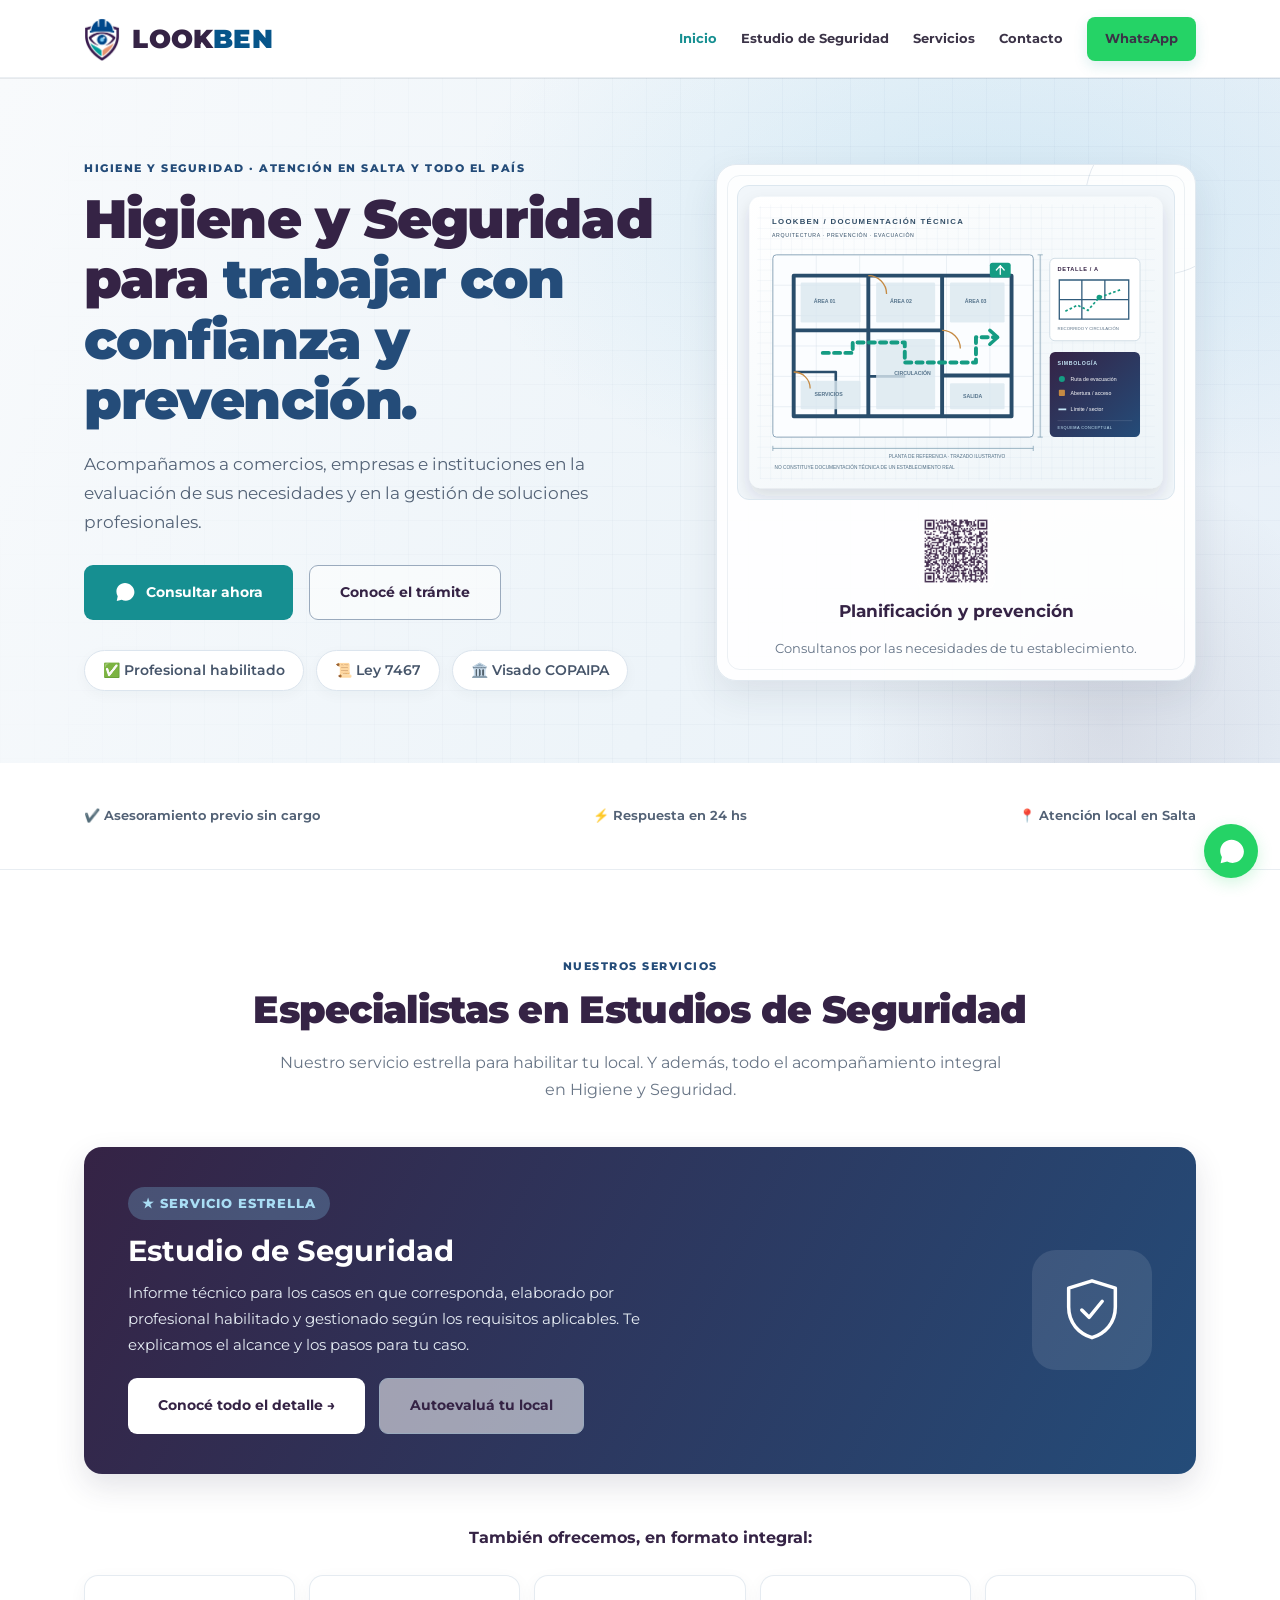
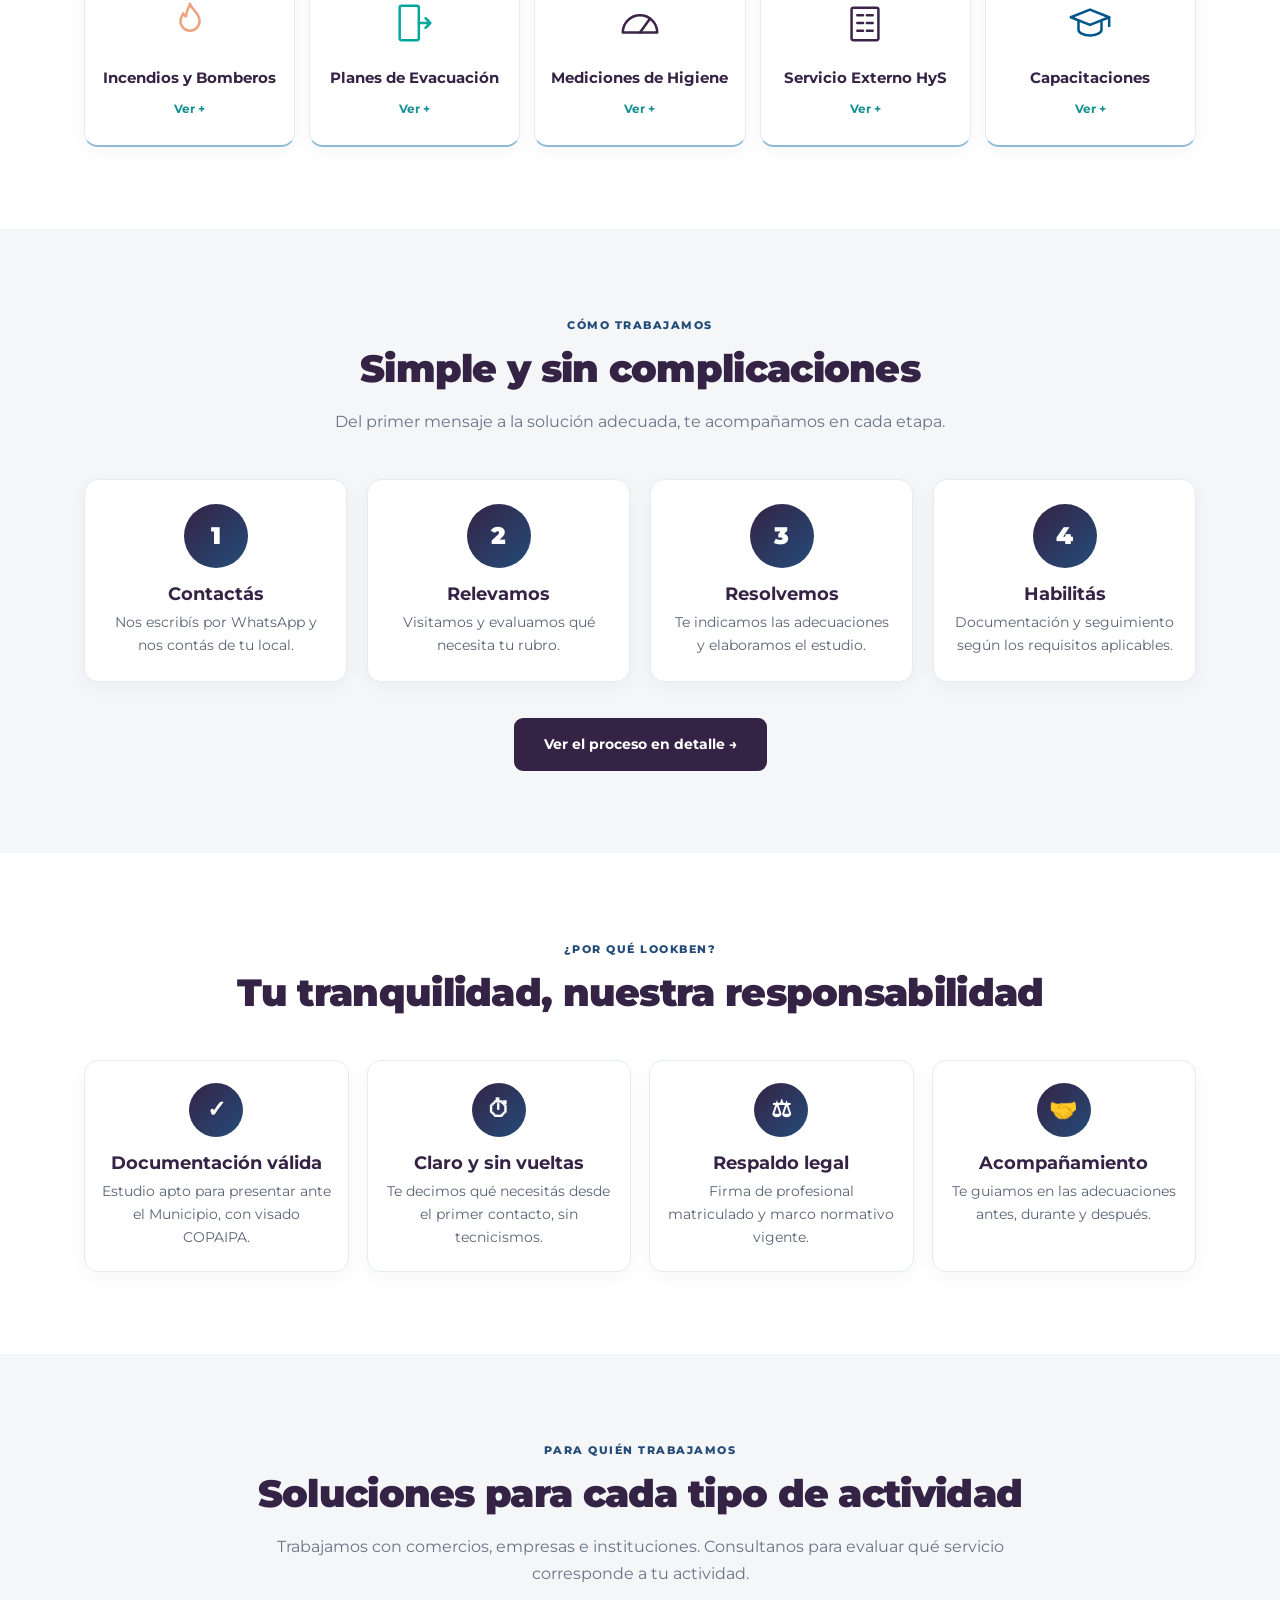
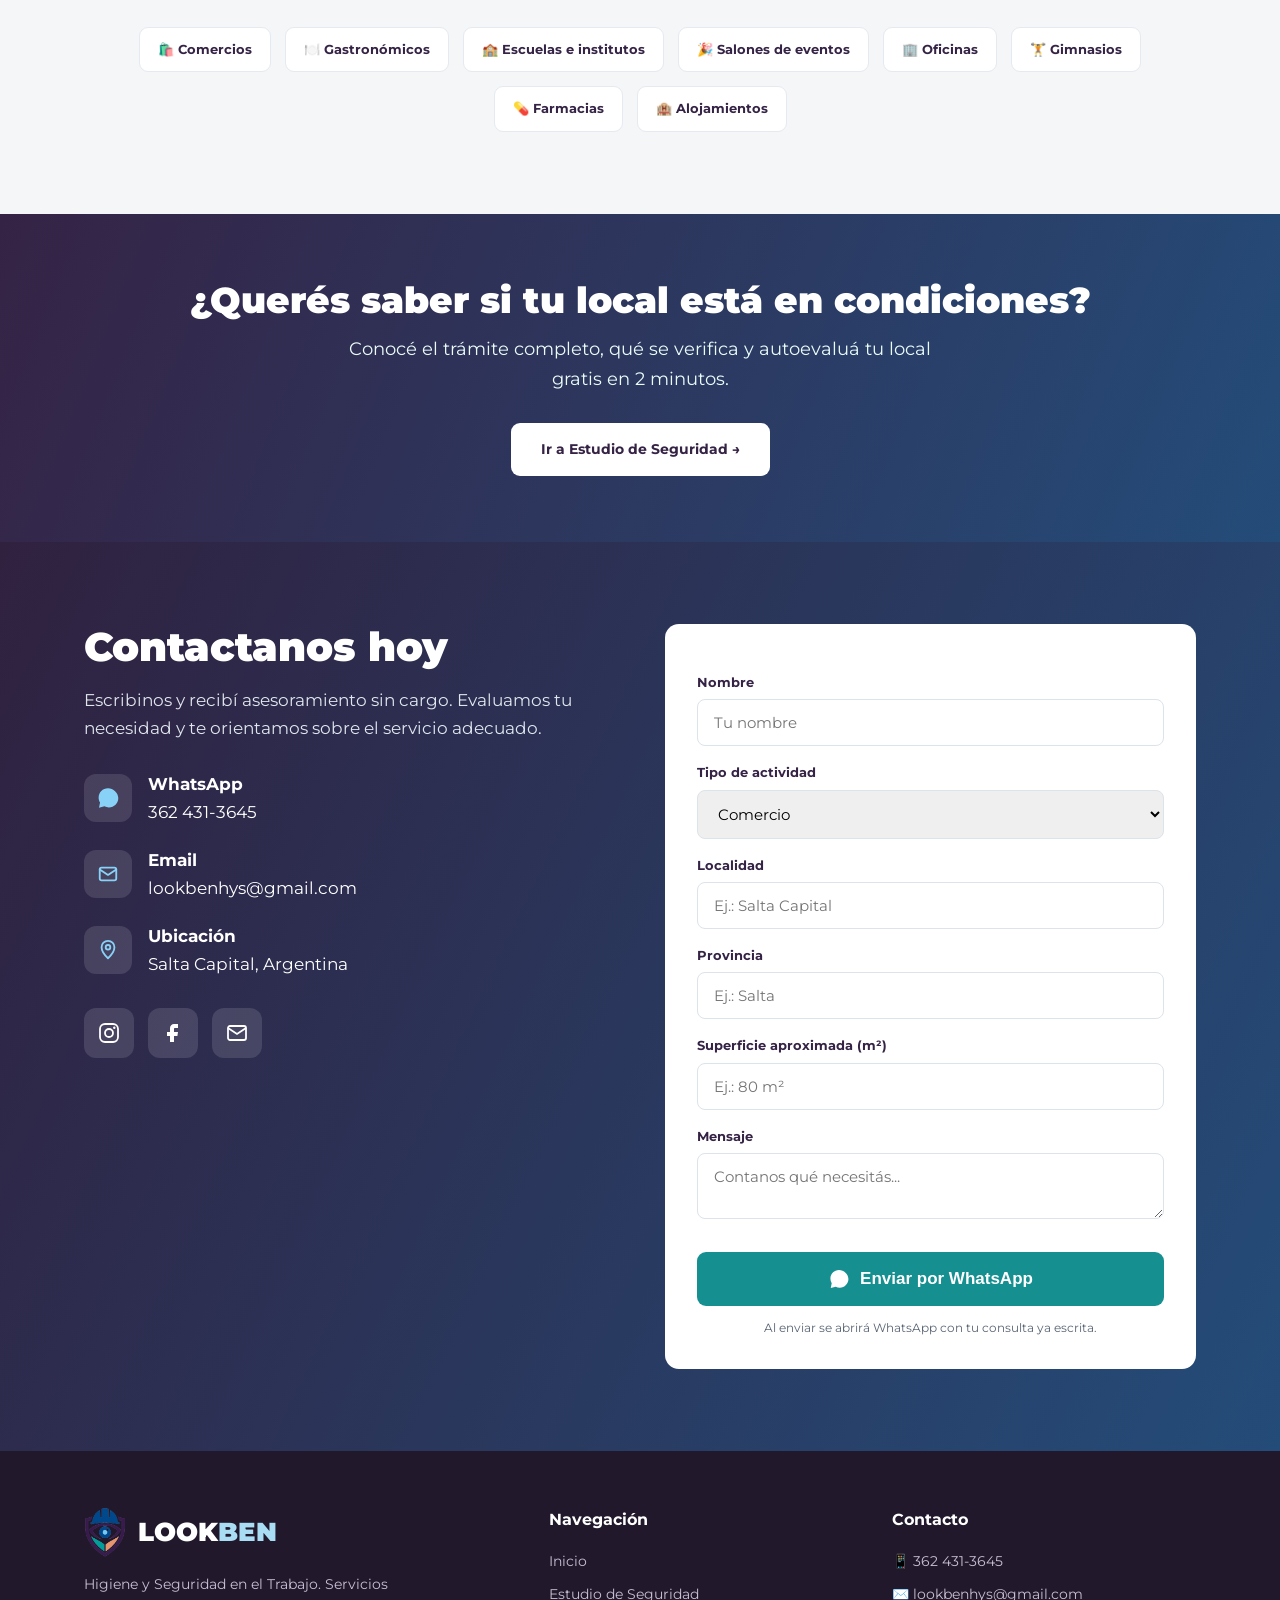
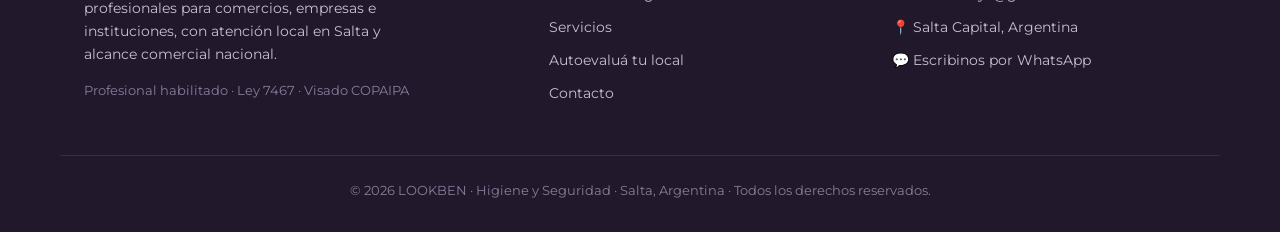
<file: index.html>
<!DOCTYPE html>
<html lang="es">
<head>
<meta charset="UTF-8">
<meta name="viewport" content="width=device-width, initial-scale=1.0">
<title>LOOKBEN | Higiene y Seguridad en el Trabajo</title>
<meta name="description" content="Servicios de Higiene y Seguridad para comercios, empresas e instituciones. Atención local en Salta y alcance comercial nacional, sujeto a evaluación de cada servicio.">
<meta name="keywords" content="higiene y seguridad Salta, estudio de seguridad, habilitación comercial Salta, COPAIPA, Ley 7467">
<meta name="author" content="LOOKBEN Higiene y Seguridad">
<meta property="og:title" content="LOOKBEN · Higiene y Seguridad | Salta">
<meta property="og:description" content="Acompañamos a comercios, empresas e instituciones en sus necesidades de Higiene y Seguridad, con atención local en Salta y alcance comercial nacional.">
<meta property="og:type" content="website">
<meta property="og:image" content="assets/logo.png">
<link rel="icon" type="image/png" href="assets/logo.png">
<link href="https://fonts.googleapis.com/css2?family=Montserrat:wght@400;500;600;700;800;900&display=swap" rel="stylesheet">
<link rel="stylesheet" href="styles.css">
</head>
<body>
<!-- NAV -->
<a class="skip-link" href="#contenido-principal">Saltar al contenido</a>
<nav aria-label="Navegación principal">
  <div class="container nav-in">
    <a href="index.html" class="nav-logo"><img src="assets/logo.png" alt="LOOKBEN"><span><span class="look">LOOK</span><span class="ben">BEN</span></span></a>
    <div class="nav-links" id="navlinks">
      <a href="index.html" class="active">Inicio</a>
      <a href="estudio-seguridad.html">Estudio de Seguridad</a>
      <a href="#servicios">Servicios</a>
      <a href="#contacto">Contacto</a>
      <a href="https://wa.me/5493624313645?text=Hola%20LOOKBEN!%20Quiero%20consultar%20por%20el%20Estudio%20de%20Seguridad." class="nav-cta">WhatsApp</a>
    </div>
    <button class="burger" type="button" aria-label="Abrir menú" aria-controls="navlinks" aria-expanded="false" onclick="toggleMenu()"><span></span><span></span><span></span></button>
  </div>
</nav>

<main id="contenido-principal">
<!-- HERO -->
<header class="hero" id="inicio">
  <div class="container hero-grid">
    <div>
      <span class="tag-eyebrow" style="color:var(--celeste)">Higiene y Seguridad · Atención en Salta y todo el país</span>
      <h1>Higiene y Seguridad para <span class="hl">trabajar con confianza y prevención.</span></h1>
      <p>Acompañamos a comercios, empresas e instituciones en la evaluación de sus necesidades y en la gestión de soluciones profesionales.</p>
      <div class="hero-cta">
        <a href="https://wa.me/5493624313645?text=Hola%20LOOKBEN!%20Quiero%20consultar%20por%20el%20Estudio%20de%20Seguridad." class="btn btn-wa">
          <svg width="22" height="22" viewBox="0 0 32 32" fill="#fff"><path d="M16 3C9 3 3.5 8.5 3.5 15.5c0 2.4.7 4.6 1.9 6.5L4 29l7.2-1.9c1.8 1 3.9 1.5 6 1.5 7 0 12.5-5.5 12.5-12.5S23 3 16 3Zm5.9 14.3c-.3-.2-1.9-.9-2.2-1-.3-.1-.5-.2-.7.2s-.8 1-.9 1.2c-.2.2-.3.2-.6.1-.3-.2-1.4-.5-2.6-1.6-1-.9-1.6-1.9-1.8-2.3-.2-.3 0-.5.1-.7l.5-.6c.2-.2.2-.3.3-.5.1-.2 0-.4 0-.5s-.7-1.7-1-2.3c-.3-.6-.5-.5-.7-.5h-.6c-.2 0-.5.1-.8.4-.3.3-1 1-1 2.5s1.1 2.9 1.2 3.1c.2.2 2.2 3.4 5.3 4.7 3.1 1.3 3.1.9 3.7.8.6-.1 1.9-.8 2.1-1.5.3-.7.3-1.4.2-1.5Z"/></svg>
          Consultar ahora
        </a>
        <a href="estudio-seguridad.html" class="btn btn-outline">Conocé el trámite</a>
      </div>
      <div class="hero-badges">
        <div class="hb">✅ Profesional habilitado</div>
        <div class="hb">📜 Ley 7467</div>
        <div class="hb">🏛️ Visado COPAIPA</div>
      </div>
    </div>
    <div class="hero-card">
      <img src="assets/hero-arquitectura-lookben.svg" class="hero-illustration" alt="Composición técnica conceptual con planta arquitectónica, recorrido de evacuación y detalles de señalización">
      <img src="assets/qr.png" class="qr" alt="Código QR para contactar a LOOKBEN por WhatsApp">
      <h3>Planificación y prevención</h3>
      <p>Consultanos por las necesidades de tu establecimiento.</p>
    </div>
  </div>
</header>

<!-- TRUST STRIP -->
<div class="trust">
  <div class="container trust-in">
    <span>✔️ Asesoramiento previo sin cargo</span>
    <span>⚡ Respuesta en 24 hs</span>
    <span>📍 Atención local en Salta</span>
  </div>
</div>

<!-- SERVICIOS -->
<section class="section" id="servicios">
  <div class="container center">
    <span class="tag-eyebrow">Nuestros servicios</span>
    <h2 class="h2">Especialistas en Estudios de Seguridad</h2>
    <p class="lead">Nuestro servicio estrella para habilitar tu local. Y además, todo el acompañamiento integral en Higiene y Seguridad.</p>
  </div>

  <!-- Servicio destacado -->
  <div class="container">
    <div class="serv-hero">
      <div>
        <span class="sh-badge">★ SERVICIO ESTRELLA</span>
        <h3>Estudio de Seguridad</h3>
        <p>Informe técnico para los casos en que corresponda, elaborado por profesional habilitado y gestionado según los requisitos aplicables. Te explicamos el alcance y los pasos para tu caso.</p>
        <div style="display:flex;gap:14px;flex-wrap:wrap;">
          <a href="estudio-seguridad.html" class="btn btn-wa" style="background:#fff;color:var(--violeta);">Conocé todo el detalle →</a>
          <a href="estudio-seguridad.html#checklist" class="btn btn-outline">Autoevaluá tu local</a>
        </div>
      </div>
      <div class="sh-ic">
        <svg width="70" height="70" viewBox="0 0 48 48" fill="none" stroke="#fff" stroke-width="2.4" stroke-linecap="round" stroke-linejoin="round"><path d="M24 4 L40 9 v13 c0 11-7 18-16 21-9-3-16-10-16-21V9Z"/><path d="M17 24 l5 5 9-11"/></svg>
      </div>
    </div>
  </div>

  <!-- Otros 5 servicios (mini) -->
  <div class="container center" style="margin-top:50px;">
    <p class="lead" style="font-weight:700;color:var(--violeta);">También ofrecemos, en formato integral:</p>
  </div>
  <div class="container serv-mini">
    <div class="mcard" onclick="openModal(1)"><svg class="mic" viewBox="0 0 48 48" fill="none" stroke="#EFA27F" stroke-width="2.6" stroke-linecap="round" stroke-linejoin="round"><path d="M24 4c2 7 10 9 10 18a10 10 0 0 1-20 0c0-4 2-6 3-8 1 3 3 3 3 3 0-6 3-9 4-13Z"/></svg><h4>Incendios y Bomberos</h4><span>Ver +</span></div>
    <div class="mcard" onclick="openModal(2)"><svg class="mic" viewBox="0 0 48 48" fill="none" stroke="#00A79D" stroke-width="2.6" stroke-linecap="round" stroke-linejoin="round"><rect x="8" y="6" width="20" height="36" rx="2"/><path d="M28 24h12m0 0-5-5m5 5-5 5"/></svg><h4>Planes de Evacuación</h4><span>Ver +</span></div>
    <div class="mcard" onclick="openModal(3)"><svg class="mic" viewBox="0 0 48 48" fill="none" stroke="#3B2447" stroke-width="2.6" stroke-linecap="round" stroke-linejoin="round"><path d="M6 34a18 18 0 0 1 36 0Z"/><path d="M24 34 34 20"/></svg><h4>Mediciones de Higiene</h4><span>Ver +</span></div>
    <div class="mcard" onclick="openModal(4)"><svg class="mic" viewBox="0 0 48 48" fill="none" stroke="#3B2447" stroke-width="2.6" stroke-linecap="round" stroke-linejoin="round"><rect x="10" y="8" width="28" height="34" rx="2"/><path d="M16 16h6M26 16h6M16 24h6M26 24h6M16 32h6M26 32h6"/></svg><h4>Servicio Externo HyS</h4><span>Ver +</span></div>
    <div class="mcard" onclick="openModal(5)"><svg class="mic" viewBox="0 0 48 48" fill="none" stroke="#00558C" stroke-width="2.6" stroke-linecap="round" stroke-linejoin="round"><path d="M24 10 44 18 24 26 4 18Z"/><path d="M12 22v9c0 3 5 6 12 6s12-3 12-6v-9"/><path d="M44 18v9"/></svg><h4>Capacitaciones</h4><span>Ver +</span></div>
  </div>
</section>

<!-- MODAL -->
<div class="modal-ov" id="modalOv" role="dialog" aria-modal="true" aria-labelledby="modalTitle" aria-hidden="true" onclick="if(event.target===this)closeModal()">
  <div class="modal" role="document">
    <div class="modal-head" id="modalHead"><button class="modal-close" type="button" aria-label="Cerrar ventana" onclick="closeModal()">×</button><div class="mic" id="modalIc"></div><h2 id="modalTitle"></h2><p id="modalIntro"></p></div>
    <div class="modal-body" id="modalBody"></div>
  </div>
</div>

<!-- MINI PROCESO -->
<section class="section" style="background:var(--gris)">
  <div class="container center">
    <span class="tag-eyebrow">Cómo trabajamos</span>
    <h2 class="h2">Simple y sin complicaciones</h2>
    <p class="lead">Del primer mensaje a la solución adecuada, te acompañamos en cada etapa.</p>
  </div>
  <div class="container miniflow">
    <div class="mstep"><div class="mn">1</div><h3>Contactás</h3><p>Nos escribís por WhatsApp y nos contás de tu local.</p></div>
    <div class="mstep"><div class="mn">2</div><h3>Relevamos</h3><p>Visitamos y evaluamos qué necesita tu rubro.</p></div>
    <div class="mstep"><div class="mn">3</div><h3>Resolvemos</h3><p>Te indicamos las adecuaciones y elaboramos el estudio.</p></div>
    <div class="mstep"><div class="mn">4</div><h3>Habilitás</h3><p>Documentación y seguimiento según los requisitos aplicables.</p></div>
  </div>
  <div class="container center" style="margin-top:36px;">
    <a href="estudio-seguridad.html#proceso" class="btn btn-violeta">Ver el proceso en detalle →</a>
  </div>
</section>

<!-- POR QUE -->
<section class="section" id="porque">
  <div class="container center">
    <span class="tag-eyebrow">¿Por qué LOOKBEN?</span>
    <h2 class="h2">Tu tranquilidad, nuestra responsabilidad</h2>
  </div>
  <div class="container why-grid">
    <div class="wcard"><div class="num">✓</div><h3>Documentación válida</h3><p>Estudio apto para presentar ante el Municipio, con visado COPAIPA.</p></div>
    <div class="wcard"><div class="num">⏱</div><h3>Claro y sin vueltas</h3><p>Te decimos qué necesitás desde el primer contacto, sin tecnicismos.</p></div>
    <div class="wcard"><div class="num">⚖</div><h3>Respaldo legal</h3><p>Firma de profesional matriculado y marco normativo vigente.</p></div>
    <div class="wcard"><div class="num">🤝</div><h3>Acompañamiento</h3><p>Te guiamos en las adecuaciones antes, durante y después.</p></div>
  </div>
</section>

<!-- SECTORES -->
<section class="section" style="background:var(--gris)" id="sectores">
  <div class="container center">
    <span class="tag-eyebrow">Para quién trabajamos</span>
    <h2 class="h2">Soluciones para cada tipo de actividad</h2>
    <p class="lead">Trabajamos con comercios, empresas e instituciones. Consultanos para evaluar qué servicio corresponde a tu actividad.</p>
    <div class="sectors">
      <div class="sector">🛍️ Comercios</div>
      <div class="sector">🍽️ Gastronómicos</div>
      <div class="sector">🏫 Escuelas e institutos</div>
      <div class="sector">🎉 Salones de eventos</div>
      <div class="sector">🏢 Oficinas</div>
      <div class="sector">🏋️ Gimnasios</div>
      <div class="sector">💊 Farmacias</div>
      <div class="sector">🏨 Alojamientos</div>
    </div>
  </div>
</section>

<!-- CTA BAND hacia la página estrella -->
<section class="ctaband">
  <div class="container">
    <h2>¿Querés saber si tu local está en condiciones?</h2>
    <p>Conocé el trámite completo, qué se verifica y autoevaluá tu local gratis en 2 minutos.</p>
    <a href="estudio-seguridad.html" class="btn btn-wa" style="background:#fff;color:var(--violeta);">Ir a Estudio de Seguridad →</a>
  </div>
</section>

<!-- CONTACTO -->
<section class="section contact" id="contacto">
  <div class="container contact-grid">
    <div class="cinfo">
      <h2>Contactanos hoy</h2>
      <p>Escribinos y recibí asesoramiento sin cargo. Evaluamos tu necesidad y te orientamos sobre el servicio adecuado.</p>
      <div class="cline"><div class="ci"><svg width="24" height="24" viewBox="0 0 32 32" fill="#88D2F8"><path d="M16 3C9 3 3.5 8.5 3.5 15.5c0 2.4.7 4.6 1.9 6.5L4 29l7.2-1.9c1.8 1 3.9 1.5 6 1.5 7 0 12.5-5.5 12.5-12.5S23 3 16 3Z"/></svg></div><div><strong>WhatsApp</strong><br>362 431-3645</div></div>
      <div class="cline"><div class="ci"><svg width="22" height="22" viewBox="0 0 24 24" fill="none" stroke="#88D2F8" stroke-width="2" stroke-linecap="round" stroke-linejoin="round"><rect x="3" y="5" width="18" height="14" rx="2"/><path d="m3 7 9 6 9-6"/></svg></div><div><strong>Email</strong><br>lookbenhys@gmail.com</div></div>
      <div class="cline"><div class="ci"><svg width="22" height="22" viewBox="0 0 24 24" fill="none" stroke="#88D2F8" stroke-width="2" stroke-linecap="round" stroke-linejoin="round"><path d="M12 21s-7-6.5-7-12a7 7 0 0 1 14 0c0 5.5-7 12-7 12Z"/><circle cx="12" cy="9" r="2.5"/></svg></div><div><strong>Ubicación</strong><br>Salta Capital, Argentina</div></div>
      
      <div class="csocial">
        <a href="https://wa.me/5493624313645?text=Hola%20LOOKBEN!%20Quiero%20consultar%20por%20el%20Estudio%20de%20Seguridad." title="Instagram" aria-label="Instagram"><svg width="24" height="24" viewBox="0 0 24 24" fill="none" stroke="#fff" stroke-width="1.8"><rect x="3" y="3" width="18" height="18" rx="5"/><circle cx="12" cy="12" r="4"/><circle cx="17.3" cy="6.7" r="1.2" fill="#fff" stroke="none"/></svg></a>
        <a href="https://wa.me/5493624313645?text=Hola%20LOOKBEN!%20Quiero%20consultar%20por%20el%20Estudio%20de%20Seguridad." title="Facebook" aria-label="Facebook"><svg width="24" height="24" viewBox="0 0 24 24" fill="#fff"><path d="M13 3h4v4h-3c-.6 0-1 .4-1 1v3h4l-.6 4H13v6H9v-6H6v-4h3V7c0-2.2 1.8-4 4-4Z"/></svg></a>
        <a href="mailto:lookbenhys@gmail.com" title="Email" aria-label="Email"><svg width="24" height="24" viewBox="0 0 24 24" fill="none" stroke="#fff" stroke-width="1.8"><rect x="3" y="5" width="18" height="14" rx="2"/><path d="m3 7 9 6 9-6"/></svg></a>
      </div>
    </div>
    <div class="form-card">
      <form id="waform" onsubmit="return enviarWA(event)">
        <label for="f_nombre">Nombre</label><input type="text" id="f_nombre" name="nombre" autocomplete="name" placeholder="Tu nombre" required>
        <label for="f_rubro">Tipo de actividad</label>
        <select id="f_rubro"><option>Comercio</option><option>Gastronómico</option><option>Escuela / Instituto</option><option>Salón de eventos</option><option>Oficina</option><option>Gimnasio</option><option>Otro</option></select>
        <label for="f_localidad">Localidad</label><input type="text" id="f_localidad" name="localidad" autocomplete="address-level2" placeholder="Ej.: Salta Capital" required>
        <label for="f_provincia">Provincia</label><input type="text" id="f_provincia" name="provincia" autocomplete="address-level1" placeholder="Ej.: Salta" required>
        <label for="f_sup">Superficie aproximada (m²)</label><input type="text" id="f_sup" name="superficie" placeholder="Ej.: 80 m²">
        <label for="f_msg">Mensaje</label><textarea id="f_msg" name="mensaje" placeholder="Contanos qué necesitás..."></textarea>
        <button type="submit" class="btn btn-wa"><svg width="22" height="22" viewBox="0 0 32 32" fill="#fff"><path d="M16 3C9 3 3.5 8.5 3.5 15.5c0 2.4.7 4.6 1.9 6.5L4 29l7.2-1.9c1.8 1 3.9 1.5 6 1.5 7 0 12.5-5.5 12.5-12.5S23 3 16 3Z"/></svg> Enviar por WhatsApp</button>
        <p class="form-note">Al enviar se abrirá WhatsApp con tu consulta ya escrita.</p>
      </form>
    </div>
  </div>
</section>

</main>
<!-- FOOTER -->
<footer>
  <div class="container foot-grid">
    <div>
      <div class="foot-logo"><img src="assets/logo.png" alt="LOOKBEN"><span><span class="look">LOOK</span><span class="ben">BEN</span></span></div>
      <p style="font-size:14px;max-width:320px;">Higiene y Seguridad en el Trabajo. Servicios profesionales para comercios, empresas e instituciones, con atención local en Salta y alcance comercial nacional.</p>
      <p style="margin-top:14px;font-size:13px;color:#8a7d99;">Profesional habilitado · Ley 7467 · Visado COPAIPA</p>
    </div>
    <div><h4>Navegación</h4><ul><li><a href="index.html">Inicio</a></li><li><a href="estudio-seguridad.html">Estudio de Seguridad</a></li><li><a href="#servicios">Servicios</a></li><li><a href="estudio-seguridad.html#checklist">Autoevaluá tu local</a></li><li><a href="#contacto">Contacto</a></li></ul></div>
    <div><h4>Contacto</h4><ul><li>📱 362 431-3645</li><li>✉️ lookbenhys@gmail.com</li><li>📍 Salta Capital, Argentina</li><li><a href="https://wa.me/5493624313645?text=Hola%20LOOKBEN!%20Quiero%20consultar%20por%20el%20Estudio%20de%20Seguridad.">💬 Escribinos por WhatsApp</a></li></ul></div>
  </div>
  <div class="container foot-bottom">© 2026 LOOKBEN · Higiene y Seguridad · Salta, Argentina · Todos los derechos reservados.</div>
</footer>

<a href="https://wa.me/5493624313645?text=Hola%20LOOKBEN!%20Quiero%20consultar%20por%20el%20Estudio%20de%20Seguridad." class="wa-float" aria-label="WhatsApp"><svg viewBox="0 0 32 32" fill="#fff"><path d="M16 3C9 3 3.5 8.5 3.5 15.5c0 2.4.7 4.6 1.9 6.5L4 29l7.2-1.9c1.8 1 3.9 1.5 6 1.5 7 0 12.5-5.5 12.5-12.5S23 3 16 3Zm5.9 14.3c-.3-.2-1.9-.9-2.2-1-.3-.1-.5-.2-.7.2s-.8 1-.9 1.2c-.2.2-.3.2-.6.1-.3-.2-1.4-.5-2.6-1.6-1-.9-1.6-1.9-1.8-2.3-.2-.3 0-.5.1-.7l.5-.6c.2-.2.2-.3.3-.5.1-.2 0-.4 0-.5s-.7-1.7-1-2.3c-.3-.6-.5-.5-.7-.5h-.6c-.2 0-.5.1-.8.4-.3.3-1 1-1 2.5s1.1 2.9 1.2 3.1c.2.2 2.2 3.4 5.3 4.7 3.1 1.3 3.1.9 3.7.8.6-.1 1.9-.8 2.1-1.5.3-.7.3-1.4.2-1.5Z"/></svg></a>

<script src="app.js"></script>
</body>
</html>
</file>
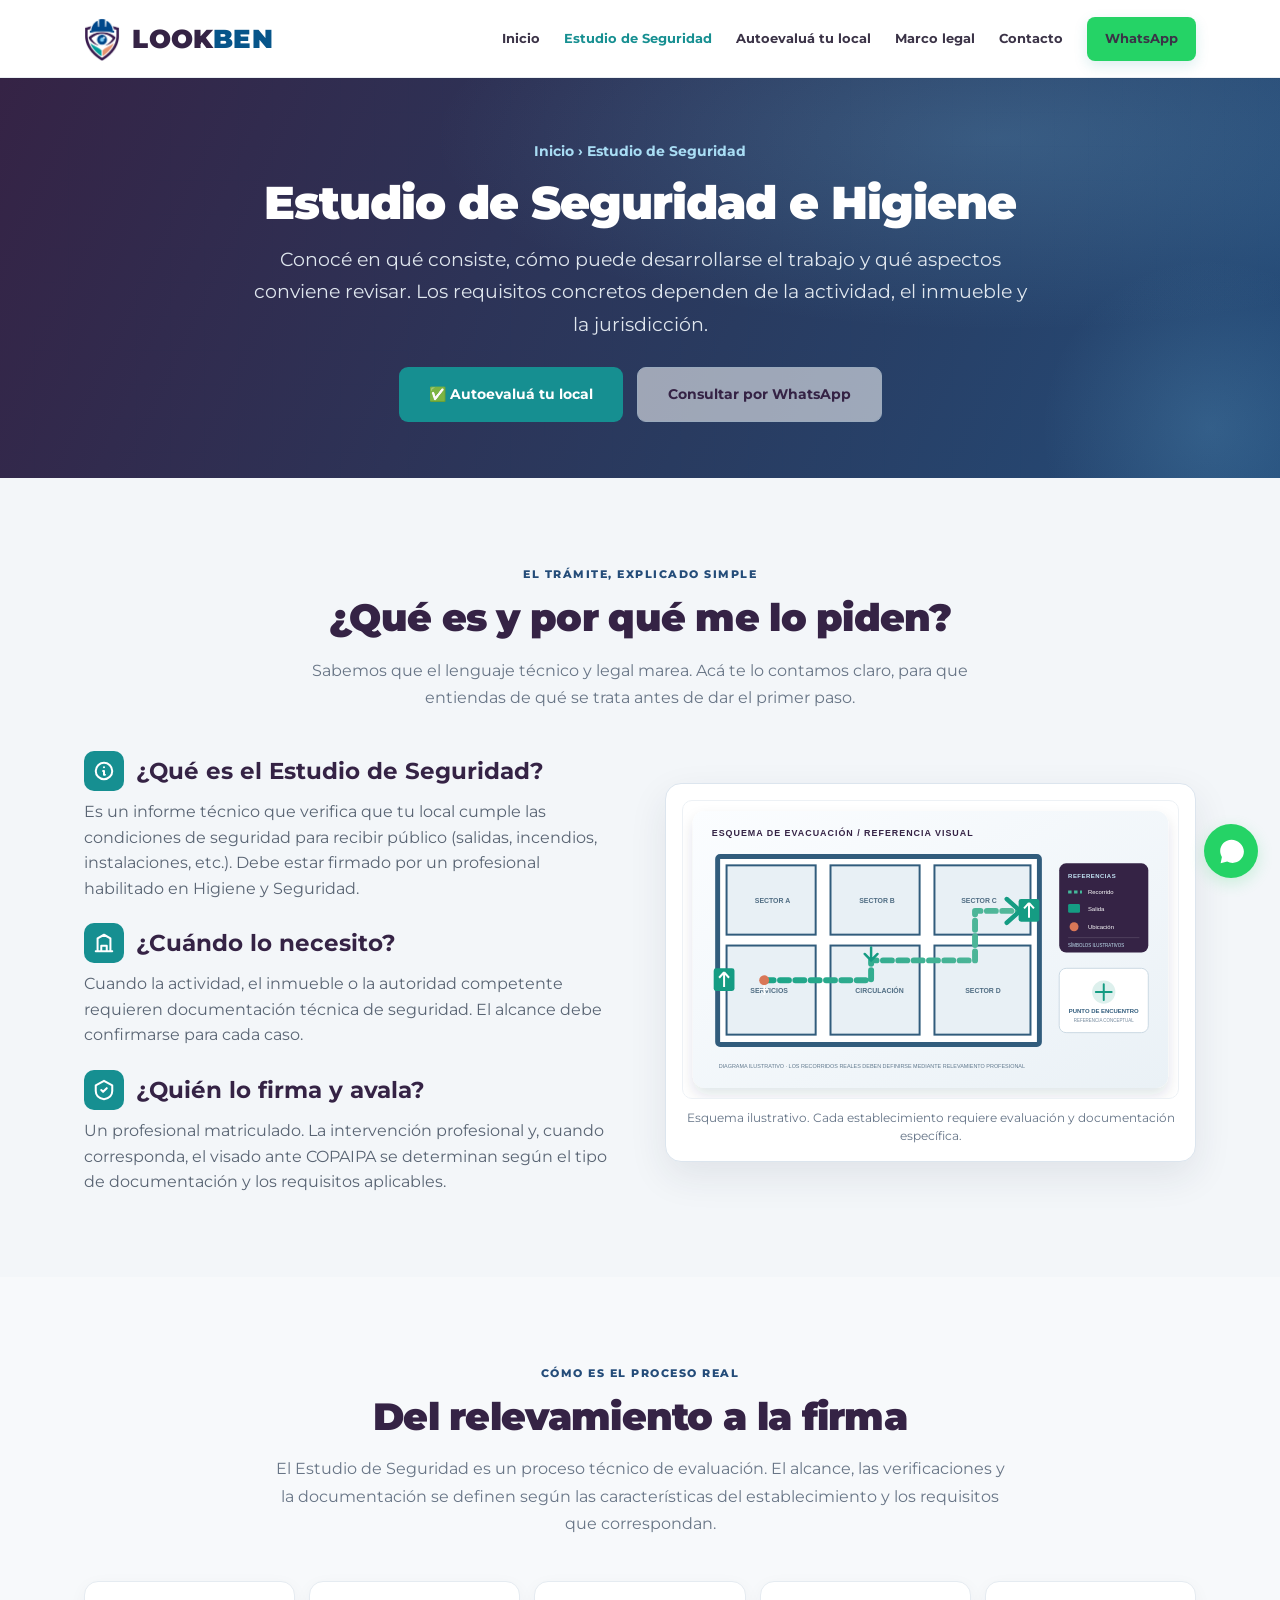
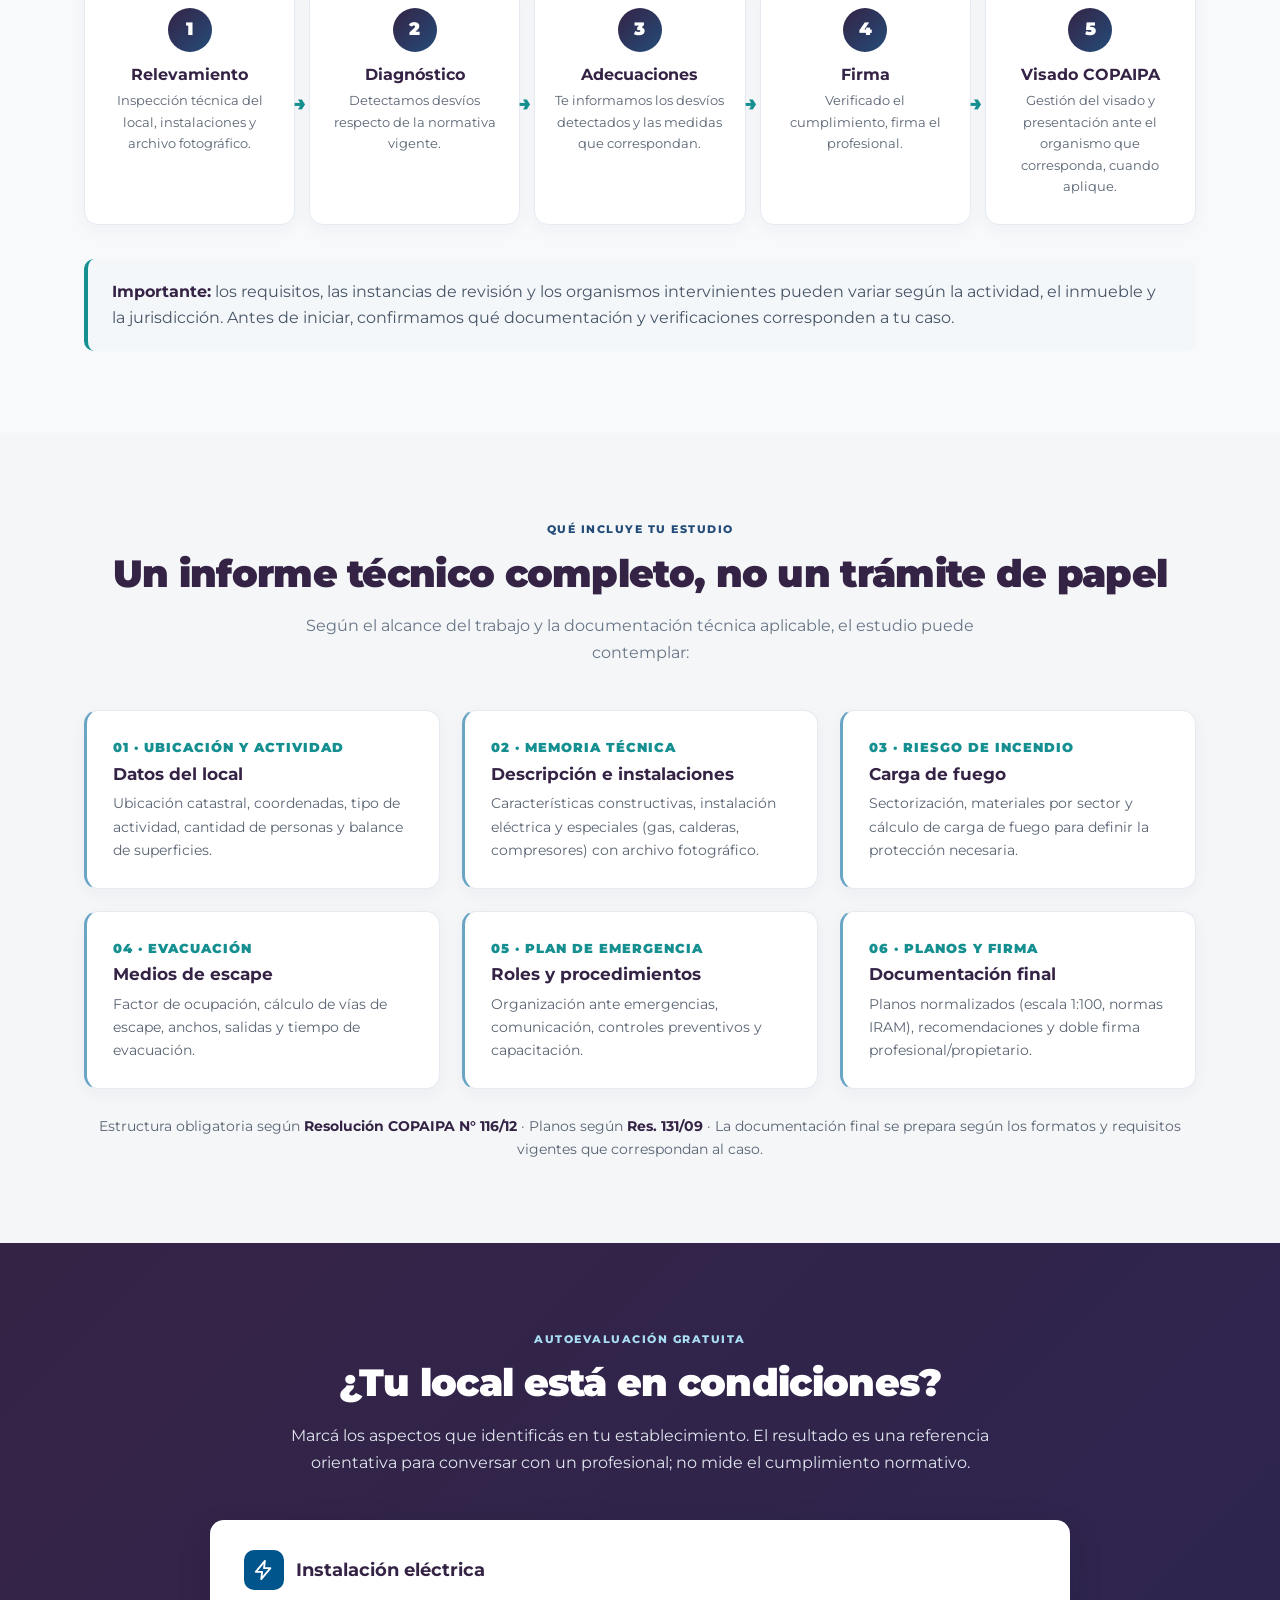
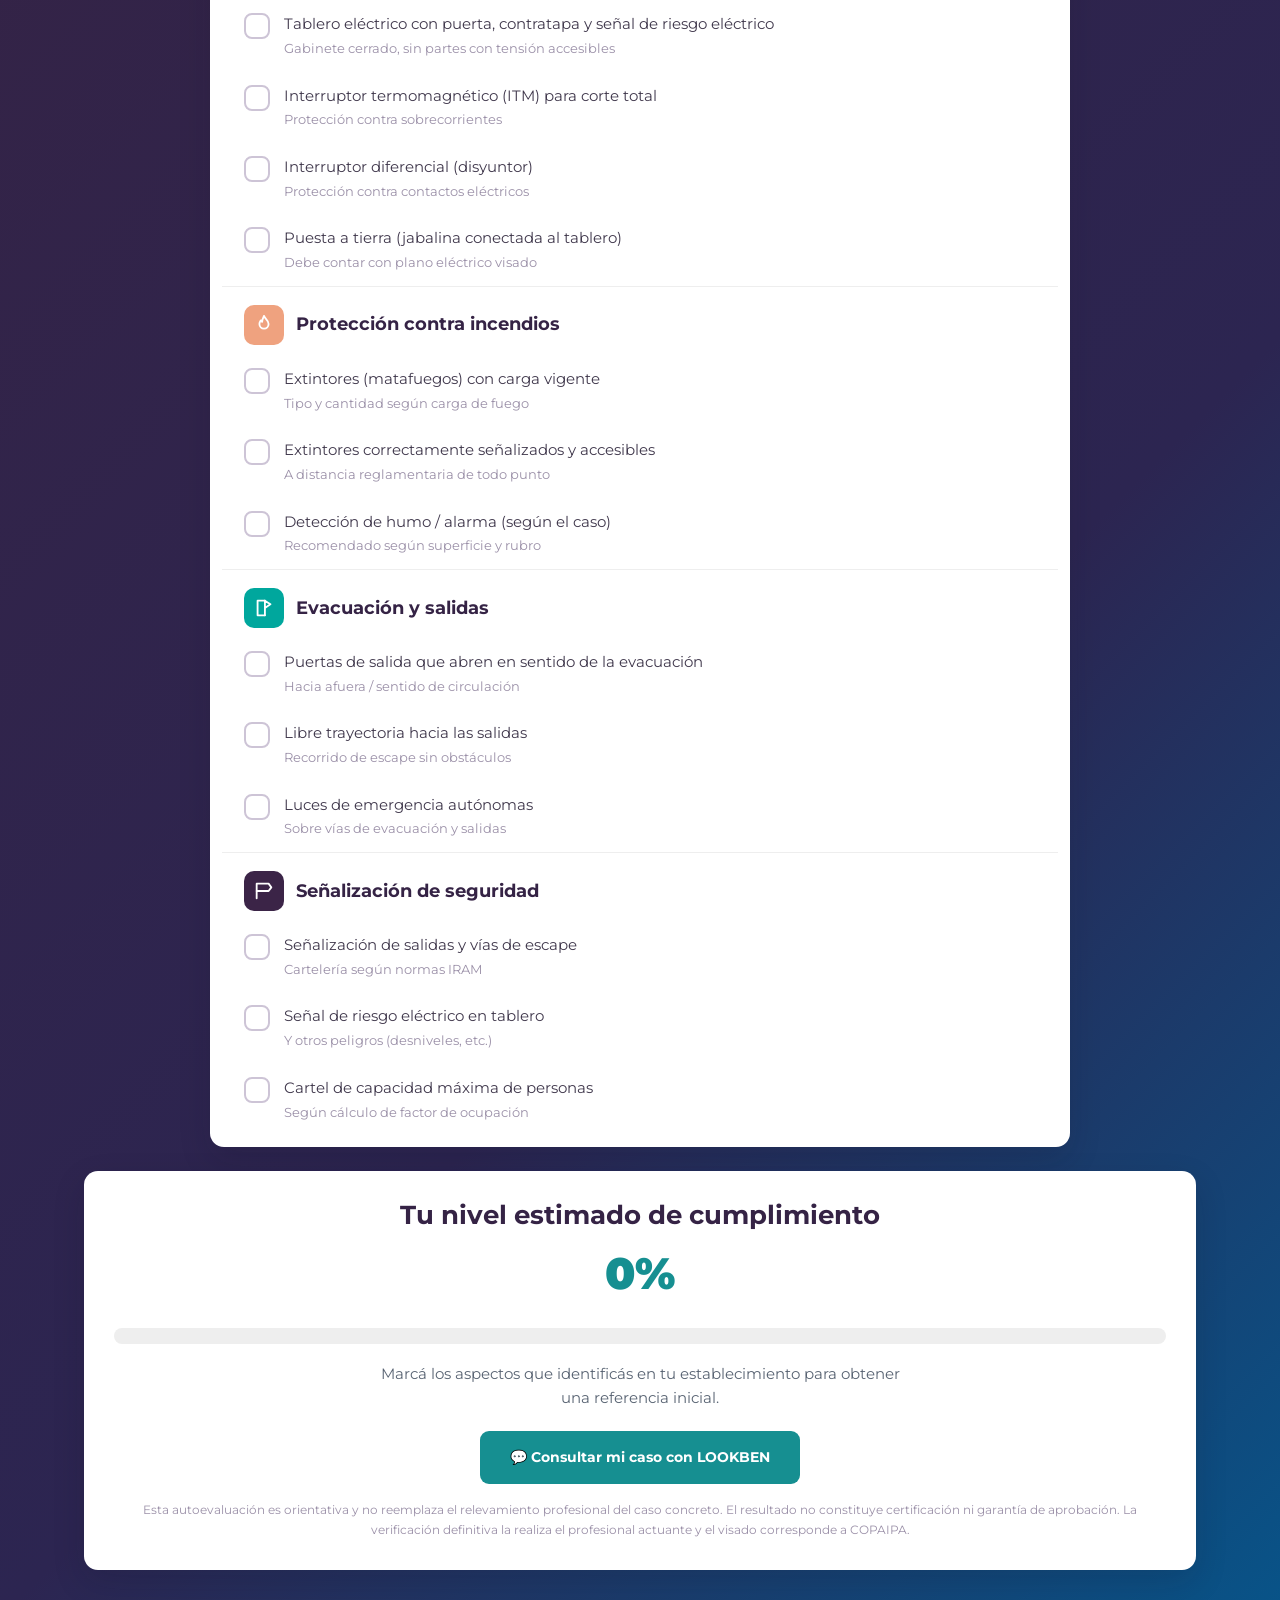
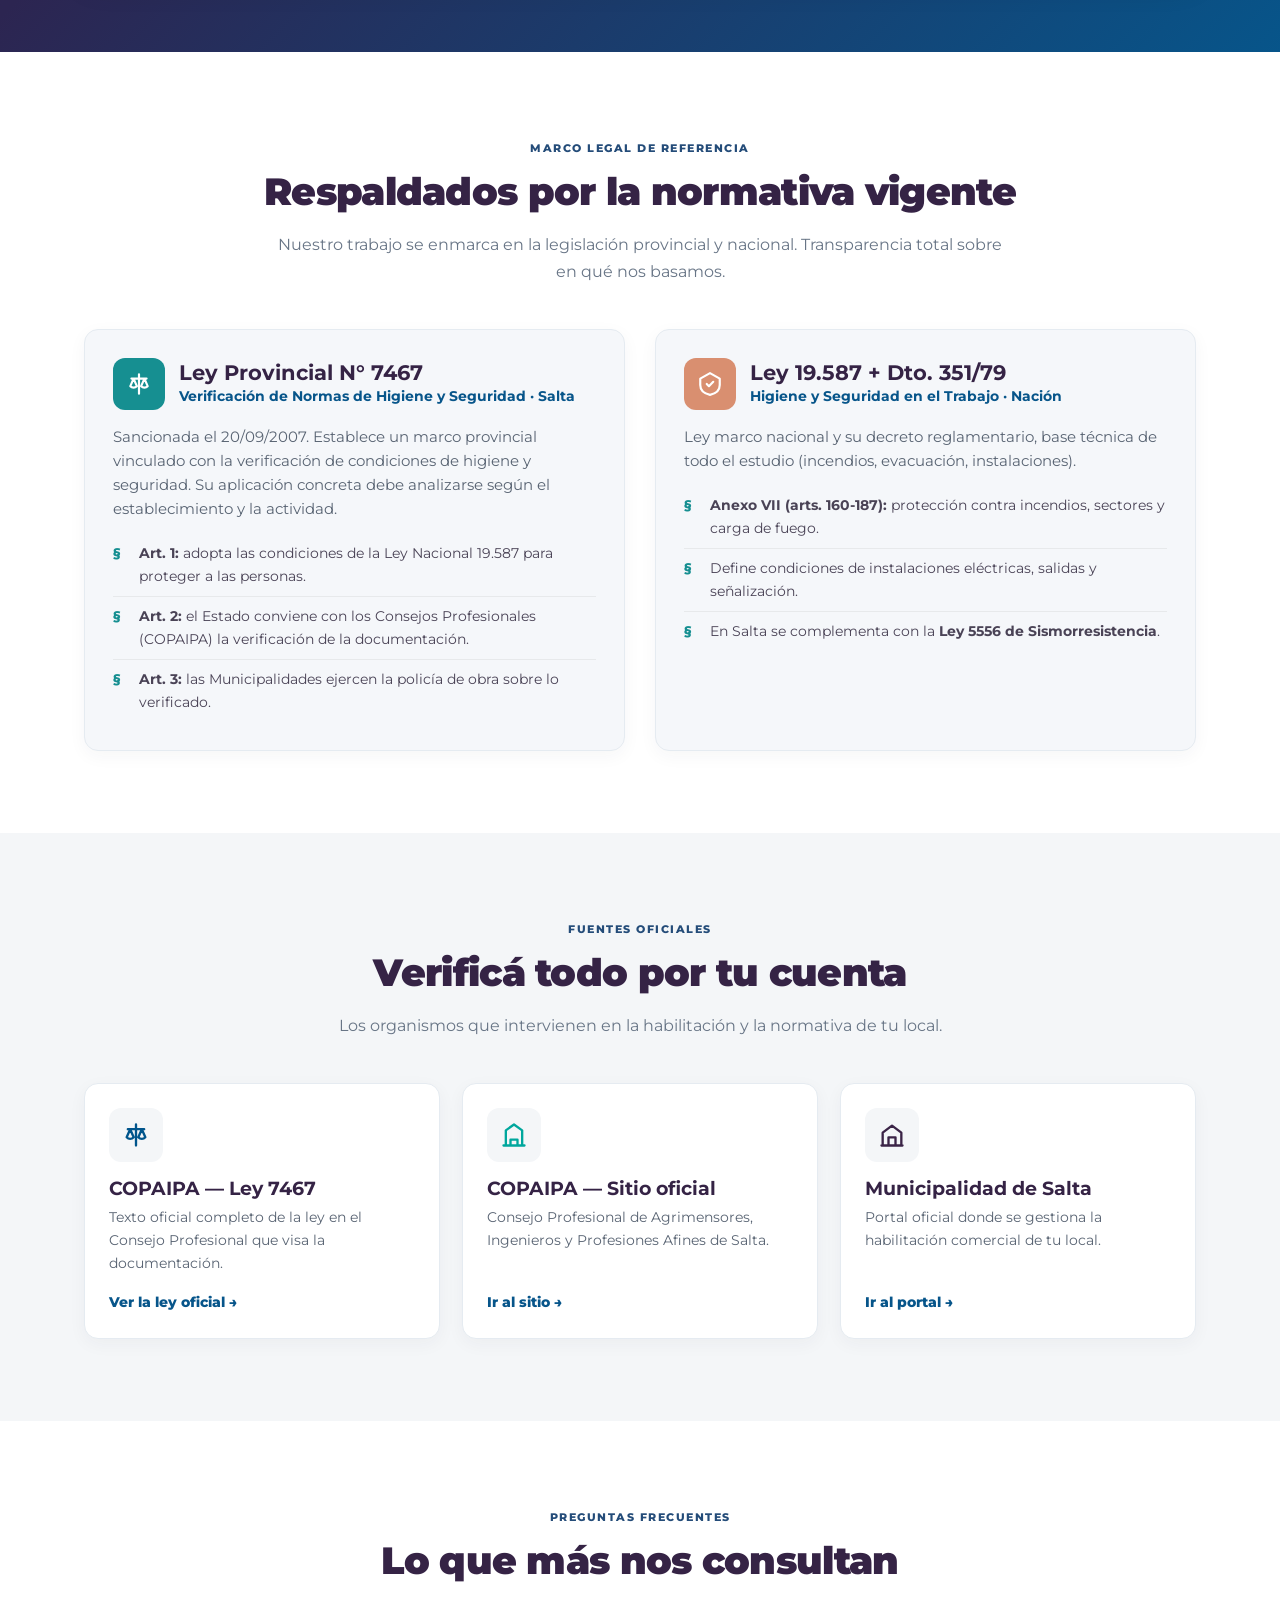
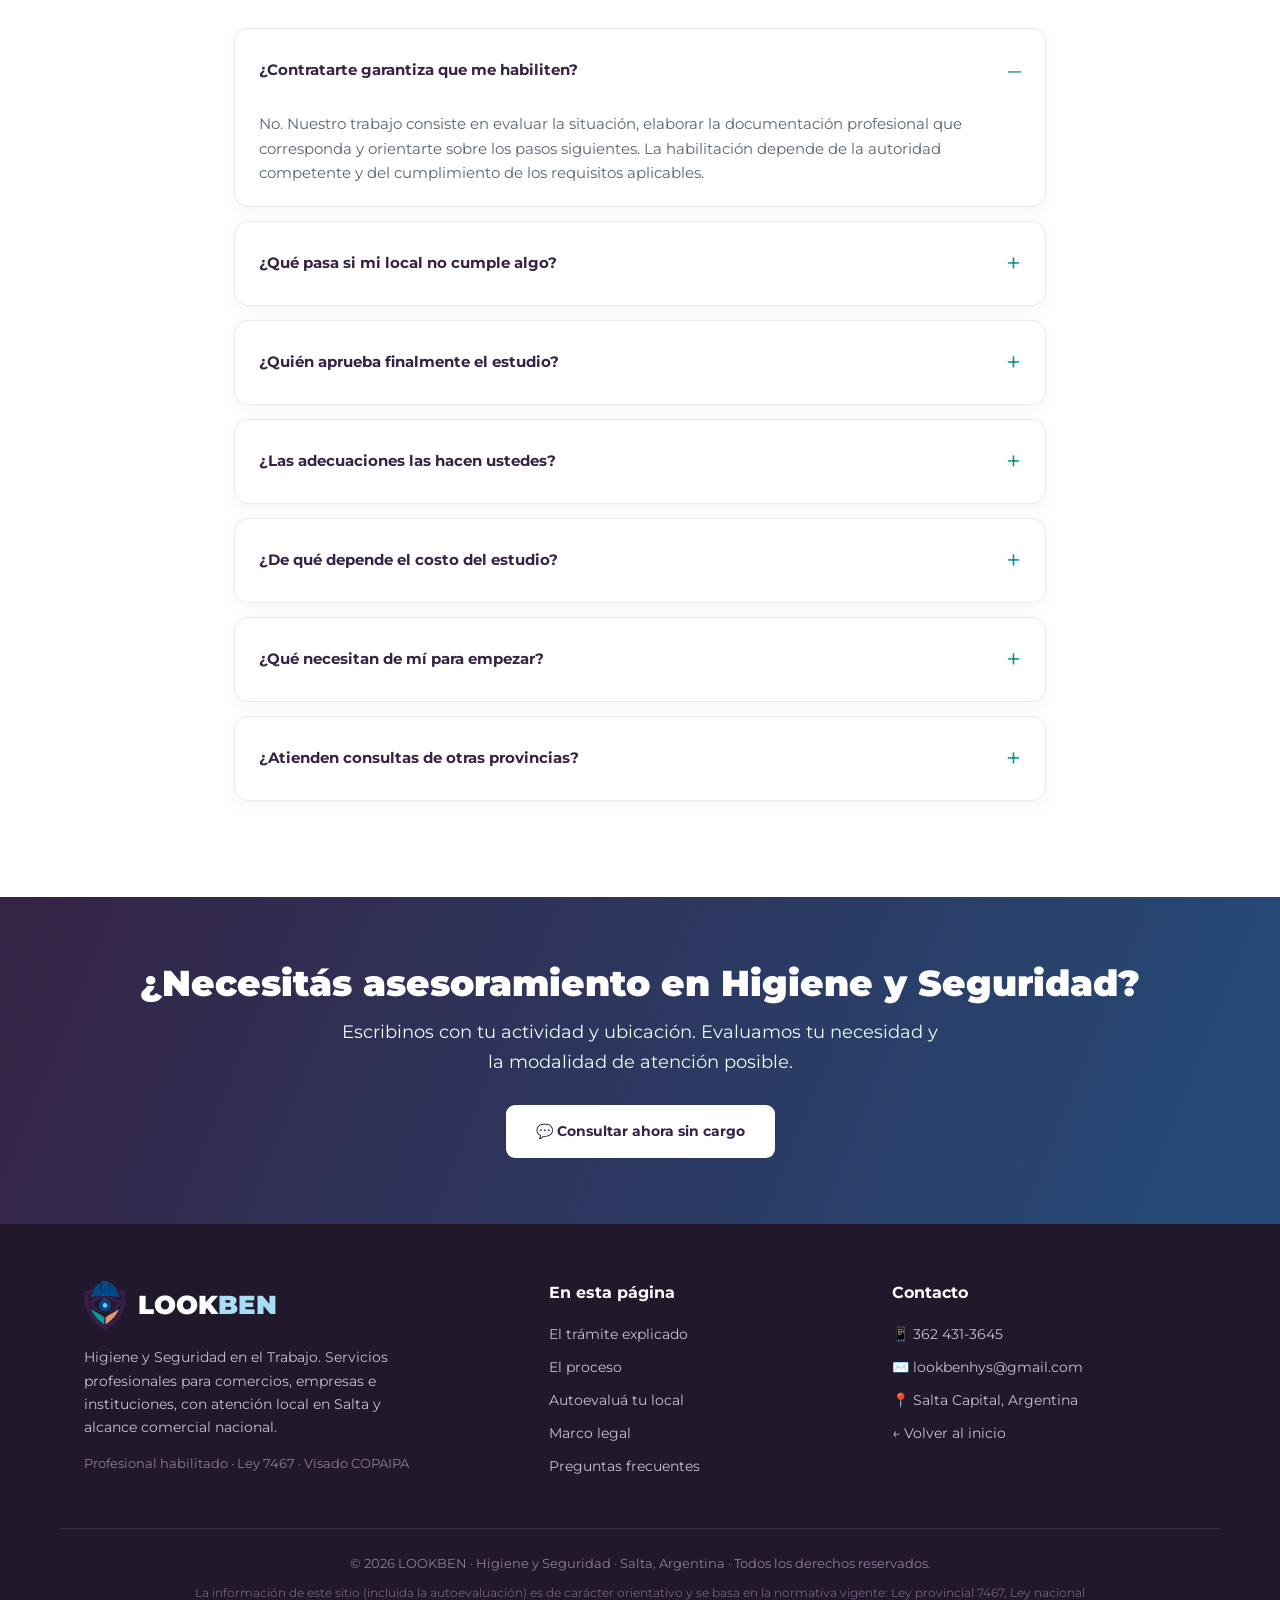
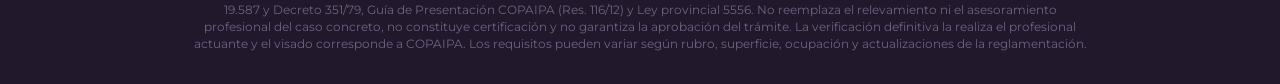
<file: estudio-seguridad.html>
<!DOCTYPE html>
<html lang="es">
<head>
<meta charset="UTF-8">
<meta name="viewport" content="width=device-width, initial-scale=1.0">
<title>Estudio de Seguridad | Información y orientación · LOOKBEN</title>
<meta name="description" content="Todo sobre el Estudio de Seguridad para habilitación comercial en Salta: qué es, proceso, qué se verifica, marco legal (Ley 7467, Res. 116/12 COPAIPA) y checklist gratuito para autoevaluar tu local.">
<meta name="keywords" content="estudio de seguridad Salta, habilitación comercial, COPAIPA, Ley 7467, Res 116/12, checklist seguridad, matafuegos, luz emergencia, carga de fuego">
<meta name="author" content="LOOKBEN Higiene y Seguridad">
<meta property="og:title" content="Estudio de Seguridad | Guía orientativa · LOOKBEN">
<meta property="og:description" content="El trámite explicado, qué se verifica, marco legal y un checklist gratuito para autoevaluar tu local.">
<meta property="og:type" content="article">
<meta property="og:image" content="assets/logo.png">
<link rel="icon" type="image/png" href="assets/logo.png">
<link href="https://fonts.googleapis.com/css2?family=Montserrat:wght@400;500;600;700;800;900&display=swap" rel="stylesheet">
<link rel="stylesheet" href="styles.css">
</head>
<body>
<!-- NAV -->
<a class="skip-link" href="#contenido-principal">Saltar al contenido</a>
<nav aria-label="Navegación principal">
  <div class="container nav-in">
    <a href="index.html" class="nav-logo"><img src="assets/logo.png" alt="LOOKBEN"><span><span class="look">LOOK</span><span class="ben">BEN</span></span></a>
    <div class="nav-links" id="navlinks">
      <a href="index.html">Inicio</a>
      <a href="estudio-seguridad.html" class="active">Estudio de Seguridad</a>
      <a href="#checklist">Autoevaluá tu local</a>
      <a href="#legal">Marco legal</a>
      <a href="index.html#contacto">Contacto</a>
      <a href="https://wa.me/5493624313645?text=Hola%20LOOKBEN!%20Quiero%20consultar%20por%20el%20Estudio%20de%20Seguridad." class="nav-cta">WhatsApp</a>
    </div>
    <button class="burger" type="button" aria-label="Abrir menú" aria-controls="navlinks" aria-expanded="false" onclick="toggleMenu()"><span></span><span></span><span></span></button>
  </div>
</nav>

<main id="contenido-principal">
<!-- PAGE HEADER -->
<header class="pagehead">
  <div class="container">
    <div class="crumb"><a href="index.html" style="color:var(--celeste)">Inicio</a> › Estudio de Seguridad</div>
    <h1>Estudio de Seguridad e Higiene</h1>
    <p>Conocé en qué consiste, cómo puede desarrollarse el trabajo y qué aspectos conviene revisar. Los requisitos concretos dependen de la actividad, el inmueble y la jurisdicción.</p>
    <div style="margin-top:26px;display:flex;gap:14px;justify-content:center;flex-wrap:wrap;position:relative;z-index:2;">
      <a href="#checklist" class="btn btn-wa">✅ Autoevaluá tu local</a>
      <a href="https://wa.me/5493624313645?text=Hola%20LOOKBEN!%20Quiero%20consultar%20por%20el%20Estudio%20de%20Seguridad." class="btn btn-outline">Consultar por WhatsApp</a>
    </div>
  </div>
</header>

<!-- EL TRAMITE EXPLICADO -->
<section class="section tramexp" id="tramite">
  <div class="container center">
    <span class="tag-eyebrow">El trámite, explicado simple</span>
    <h2 class="h2">¿Qué es y por qué me lo piden?</h2>
    <p class="lead">Sabemos que el lenguaje técnico y legal marea. Acá te lo contamos claro, para que entiendas de qué se trata antes de dar el primer paso.</p>
  </div>
  <div class="container tram-grid">
    <div class="tram-txt">
      <h3><span class="badge-ic"><svg width="22" height="22" viewBox="0 0 24 24" fill="none" stroke="#fff" stroke-width="2.2" stroke-linecap="round" stroke-linejoin="round"><circle cx="12" cy="12" r="9"/><path d="M12 8h.01M11 12h1v4h1"/></svg></span> ¿Qué es el Estudio de Seguridad?</h3>
      <p>Es un informe técnico que verifica que tu local cumple las condiciones de seguridad para recibir público (salidas, incendios, instalaciones, etc.). Debe estar firmado por un profesional habilitado en Higiene y Seguridad.</p>
      <h3><span class="badge-ic"><svg width="22" height="22" viewBox="0 0 24 24" fill="none" stroke="#fff" stroke-width="2.2" stroke-linecap="round" stroke-linejoin="round"><path d="M3 21h18M5 21V7l7-4 7 4v14M9 21v-6h6v6"/></svg></span> ¿Cuándo lo necesito?</h3>
      <p>Cuando la actividad, el inmueble o la autoridad competente requieren documentación técnica de seguridad. El alcance debe confirmarse para cada caso.</p>
      <h3><span class="badge-ic"><svg width="22" height="22" viewBox="0 0 24 24" fill="none" stroke="#fff" stroke-width="2.2" stroke-linecap="round" stroke-linejoin="round"><path d="M12 2 3 7v6c0 5 4 8 9 9 5-1 9-4 9-9V7Z"/><path d="M9 12l2 2 4-4"/></svg></span> ¿Quién lo firma y avala?</h3>
      <p>Un profesional matriculado. La intervención profesional y, cuando corresponda, el visado ante COPAIPA se determinan según el tipo de documentación y los requisitos aplicables.</p>
    </div>
    <div class="tram-visual">
      <img src="assets/diagrama-evacuacion-lookben.svg" alt="Diagrama conceptual de sectores, recorridos de evacuación, salidas y punto de encuentro" loading="lazy">
      <p class="visual-note">Esquema ilustrativo. Cada establecimiento requiere evaluación y documentación específica.</p>
    </div>
  </div>
</section>

<!-- PROCESO 5 ETAPAS -->
<section class="section" id="proceso">
  <div class="container center">
    <span class="tag-eyebrow">Cómo es el proceso real</span>
    <h2 class="h2">Del relevamiento a la firma</h2>
    <p class="lead">El Estudio de Seguridad es un proceso técnico de evaluación. El alcance, las verificaciones y la documentación se definen según las características del establecimiento y los requisitos que correspondan.</p>
  </div>
  <div class="container flow">
    <div class="fstep"><div class="fn">1</div><h3>Relevamiento</h3><p>Inspección técnica del local, instalaciones y archivo fotográfico.</p></div>
    <div class="fstep"><div class="fn">2</div><h3>Diagnóstico</h3><p>Detectamos desvíos respecto de la normativa vigente.</p></div>
    <div class="fstep"><div class="fn">3</div><h3>Adecuaciones</h3><p>Te informamos los desvíos detectados y las medidas que correspondan.</p></div>
    <div class="fstep"><div class="fn">4</div><h3>Firma</h3><p>Verificado el cumplimiento, firma el profesional.</p></div>
    <div class="fstep"><div class="fn">5</div><h3>Visado COPAIPA</h3><p>Gestión del visado y presentación ante el organismo que corresponda, cuando aplique.</p></div>
  </div>
  <div class="container">
    <div class="alert">
      <strong>Importante:</strong> los requisitos, las instancias de revisión y los organismos intervinientes pueden variar según la actividad, el inmueble y la jurisdicción. Antes de iniciar, confirmamos qué documentación y verificaciones corresponden a tu caso.
    </div>
  </div>
</section>

<!-- QUE CONTIENE -->
<section class="section" style="background:var(--gris)" id="contenido">
  <div class="container center">
    <span class="tag-eyebrow">Qué incluye tu Estudio</span>
    <h2 class="h2">Un informe técnico completo, no un trámite de papel</h2>
    <p class="lead">Según el alcance del trabajo y la documentación técnica aplicable, el estudio puede contemplar:</p>
  </div>
  <div class="container estudio-grid">
    <div class="ecard"><div class="en">01 · UBICACIÓN Y ACTIVIDAD</div><h3>Datos del local</h3><p>Ubicación catastral, coordenadas, tipo de actividad, cantidad de personas y balance de superficies.</p></div>
    <div class="ecard"><div class="en">02 · MEMORIA TÉCNICA</div><h3>Descripción e instalaciones</h3><p>Características constructivas, instalación eléctrica y especiales (gas, calderas, compresores) con archivo fotográfico.</p></div>
    <div class="ecard"><div class="en">03 · RIESGO DE INCENDIO</div><h3>Carga de fuego</h3><p>Sectorización, materiales por sector y cálculo de carga de fuego para definir la protección necesaria.</p></div>
    <div class="ecard"><div class="en">04 · EVACUACIÓN</div><h3>Medios de escape</h3><p>Factor de ocupación, cálculo de vías de escape, anchos, salidas y tiempo de evacuación.</p></div>
    <div class="ecard"><div class="en">05 · PLAN DE EMERGENCIA</div><h3>Roles y procedimientos</h3><p>Organización ante emergencias, comunicación, controles preventivos y capacitación.</p></div>
    <div class="ecard"><div class="en">06 · PLANOS Y FIRMA</div><h3>Documentación final</h3><p>Planos normalizados (escala 1:100, normas IRAM), recomendaciones y doble firma profesional/propietario.</p></div>
  </div>
  <p class="container norma-note">Estructura obligatoria según <strong>Resolución COPAIPA N° 116/12</strong> · Planos según <strong>Res. 131/09</strong> · La documentación final se prepara según los formatos y requisitos vigentes que correspondan al caso.</p>
</section>

<!-- CHECKLIST -->
<section class="section checklist" id="checklist">
  <div class="container center">
    <span class="tag-eyebrow" style="color:var(--celeste)">Autoevaluación gratuita</span>
    <h2 class="h2">¿Tu local está en condiciones?</h2>
    <p class="lead">Marcá los aspectos que identificás en tu establecimiento. El resultado es una referencia orientativa para conversar con un profesional; no mide el cumplimiento normativo.</p>
  </div>
  <div class="container">
    <div class="chk-wrap" id="chkWrap">
      <div class="chk-cat">
        <div class="chk-cat-head"><div class="cic" style="background:#00558C"><svg width="22" height="22" viewBox="0 0 24 24" fill="none" stroke="#fff" stroke-width="2" stroke-linecap="round" stroke-linejoin="round"><path d="M13 2 3 14h7l-1 8 10-12h-7Z"/></svg></div><h3>Instalación eléctrica</h3></div>
        <div class="chk-item" onclick="tog(this)"><div class="chk-box"><svg width="16" height="16" viewBox="0 0 24 24" fill="none" stroke="#fff" stroke-width="3" stroke-linecap="round" stroke-linejoin="round"><path d="M20 6 9 17l-5-5"/></svg></div><div class="chk-txt">Tablero eléctrico con puerta, contratapa y señal de riesgo eléctrico<small>Gabinete cerrado, sin partes con tensión accesibles</small></div></div>
        <div class="chk-item" onclick="tog(this)"><div class="chk-box"><svg width="16" height="16" viewBox="0 0 24 24" fill="none" stroke="#fff" stroke-width="3" stroke-linecap="round" stroke-linejoin="round"><path d="M20 6 9 17l-5-5"/></svg></div><div class="chk-txt">Interruptor termomagnético (ITM) para corte total<small>Protección contra sobrecorrientes</small></div></div>
        <div class="chk-item" onclick="tog(this)"><div class="chk-box"><svg width="16" height="16" viewBox="0 0 24 24" fill="none" stroke="#fff" stroke-width="3" stroke-linecap="round" stroke-linejoin="round"><path d="M20 6 9 17l-5-5"/></svg></div><div class="chk-txt">Interruptor diferencial (disyuntor)<small>Protección contra contactos eléctricos</small></div></div>
        <div class="chk-item" onclick="tog(this)"><div class="chk-box"><svg width="16" height="16" viewBox="0 0 24 24" fill="none" stroke="#fff" stroke-width="3" stroke-linecap="round" stroke-linejoin="round"><path d="M20 6 9 17l-5-5"/></svg></div><div class="chk-txt">Puesta a tierra (jabalina conectada al tablero)<small>Debe contar con plano eléctrico visado</small></div></div>
      </div>
      <div class="chk-cat">
        <div class="chk-cat-head"><div class="cic" style="background:#EFA27F"><svg width="22" height="22" viewBox="0 0 24 24" fill="none" stroke="#fff" stroke-width="2" stroke-linecap="round" stroke-linejoin="round"><path d="M12 2c1 3.5 5 4.5 5 9a5 5 0 0 1-10 0c0-2 1-3 1.5-4 .5 1.5 1.5 1.5 1.5 1.5 0-3 1.5-4.5 2-6.5Z"/></svg></div><h3>Protección contra incendios</h3></div>
        <div class="chk-item" onclick="tog(this)"><div class="chk-box"><svg width="16" height="16" viewBox="0 0 24 24" fill="none" stroke="#fff" stroke-width="3" stroke-linecap="round" stroke-linejoin="round"><path d="M20 6 9 17l-5-5"/></svg></div><div class="chk-txt">Extintores (matafuegos) con carga vigente<small>Tipo y cantidad según carga de fuego</small></div></div>
        <div class="chk-item" onclick="tog(this)"><div class="chk-box"><svg width="16" height="16" viewBox="0 0 24 24" fill="none" stroke="#fff" stroke-width="3" stroke-linecap="round" stroke-linejoin="round"><path d="M20 6 9 17l-5-5"/></svg></div><div class="chk-txt">Extintores correctamente señalizados y accesibles<small>A distancia reglamentaria de todo punto</small></div></div>
        <div class="chk-item" onclick="tog(this)"><div class="chk-box"><svg width="16" height="16" viewBox="0 0 24 24" fill="none" stroke="#fff" stroke-width="3" stroke-linecap="round" stroke-linejoin="round"><path d="M20 6 9 17l-5-5"/></svg></div><div class="chk-txt">Detección de humo / alarma (según el caso)<small>Recomendado según superficie y rubro</small></div></div>
      </div>
      <div class="chk-cat">
        <div class="chk-cat-head"><div class="cic" style="background:#00A79D"><svg width="22" height="22" viewBox="0 0 24 24" fill="none" stroke="#fff" stroke-width="2" stroke-linecap="round" stroke-linejoin="round"><path d="M13 4v16M13 4l6 4-6 4"/><path d="M13 20H5V4h8"/></svg></div><h3>Evacuación y salidas</h3></div>
        <div class="chk-item" onclick="tog(this)"><div class="chk-box"><svg width="16" height="16" viewBox="0 0 24 24" fill="none" stroke="#fff" stroke-width="3" stroke-linecap="round" stroke-linejoin="round"><path d="M20 6 9 17l-5-5"/></svg></div><div class="chk-txt">Puertas de salida que abren en sentido de la evacuación<small>Hacia afuera / sentido de circulación</small></div></div>
        <div class="chk-item" onclick="tog(this)"><div class="chk-box"><svg width="16" height="16" viewBox="0 0 24 24" fill="none" stroke="#fff" stroke-width="3" stroke-linecap="round" stroke-linejoin="round"><path d="M20 6 9 17l-5-5"/></svg></div><div class="chk-txt">Libre trayectoria hacia las salidas<small>Recorrido de escape sin obstáculos</small></div></div>
        <div class="chk-item" onclick="tog(this)"><div class="chk-box"><svg width="16" height="16" viewBox="0 0 24 24" fill="none" stroke="#fff" stroke-width="3" stroke-linecap="round" stroke-linejoin="round"><path d="M20 6 9 17l-5-5"/></svg></div><div class="chk-txt">Luces de emergencia autónomas<small>Sobre vías de evacuación y salidas</small></div></div>
      </div>
      <div class="chk-cat">
        <div class="chk-cat-head"><div class="cic" style="background:#3B2447"><svg width="22" height="22" viewBox="0 0 24 24" fill="none" stroke="#fff" stroke-width="2" stroke-linecap="round" stroke-linejoin="round"><path d="M4 4h13l3 4-3 4H4Z"/><path d="M4 12v8"/></svg></div><h3>Señalización de seguridad</h3></div>
        <div class="chk-item" onclick="tog(this)"><div class="chk-box"><svg width="16" height="16" viewBox="0 0 24 24" fill="none" stroke="#fff" stroke-width="3" stroke-linecap="round" stroke-linejoin="round"><path d="M20 6 9 17l-5-5"/></svg></div><div class="chk-txt">Señalización de salidas y vías de escape<small>Cartelería según normas IRAM</small></div></div>
        <div class="chk-item" onclick="tog(this)"><div class="chk-box"><svg width="16" height="16" viewBox="0 0 24 24" fill="none" stroke="#fff" stroke-width="3" stroke-linecap="round" stroke-linejoin="round"><path d="M20 6 9 17l-5-5"/></svg></div><div class="chk-txt">Señal de riesgo eléctrico en tablero<small>Y otros peligros (desniveles, etc.)</small></div></div>
        <div class="chk-item" onclick="tog(this)"><div class="chk-box"><svg width="16" height="16" viewBox="0 0 24 24" fill="none" stroke="#fff" stroke-width="3" stroke-linecap="round" stroke-linejoin="round"><path d="M20 6 9 17l-5-5"/></svg></div><div class="chk-txt">Cartel de capacidad máxima de personas<small>Según cálculo de factor de ocupación</small></div></div>
      </div>
    </div>
    <div class="chk-result" aria-live="polite">
      <h3>Tu nivel estimado de cumplimiento</h3>
      <div class="chk-pct"><span id="chkPct">0</span>%</div>
      <div class="chk-bar"><div class="chk-fill" id="chkFill"></div></div>
      <p class="chk-msg" id="chkMsg">Marcá los ítems que tu local ya cumple para ver tu estimación.</p>
      <a href="#" id="chkCta" class="btn btn-wa" style="justify-content:center;">💬 Consultar mi caso con LOOKBEN</a>
      <p class="chk-disc">Esta autoevaluación es orientativa y no reemplaza el relevamiento profesional del caso concreto. El resultado no constituye certificación ni garantía de aprobación. La verificación definitiva la realiza el profesional actuante y el visado corresponde a COPAIPA.</p>
    </div>
  </div>
</section>

<!-- MARCO LEGAL -->
<section class="section" id="legal">
  <div class="container center">
    <span class="tag-eyebrow">Marco legal de referencia</span>
    <h2 class="h2">Respaldados por la normativa vigente</h2>
    <p class="lead">Nuestro trabajo se enmarca en la legislación provincial y nacional. Transparencia total sobre en qué nos basamos.</p>
  </div>
  <div class="container legal-grid">
    <div class="lcard">
      <div class="lhead"><div class="lic"><svg width="26" height="26" viewBox="0 0 24 24" fill="none" stroke="#fff" stroke-width="2" stroke-linecap="round" stroke-linejoin="round"><path d="M12 3v18M5 7h14M7 7l-3 7a4 4 0 0 0 6 0Zm10 0-3 7a4 4 0 0 0 6 0Z"/></svg></div><div><h3>Ley Provincial N° 7467</h3><div class="lsub">Verificación de Normas de Higiene y Seguridad · Salta</div></div></div>
      <p>Sancionada el 20/09/2007. Establece un marco provincial vinculado con la verificación de condiciones de higiene y seguridad. Su aplicación concreta debe analizarse según el establecimiento y la actividad.</p>
      <ul>
        <li><strong>Art. 1:</strong> adopta las condiciones de la Ley Nacional 19.587 para proteger a las personas.</li>
        <li><strong>Art. 2:</strong> el Estado conviene con los Consejos Profesionales (COPAIPA) la verificación de la documentación.</li>
        <li><strong>Art. 3:</strong> las Municipalidades ejercen la policía de obra sobre lo verificado.</li>
      </ul>
    </div>
    <div class="lcard">
      <div class="lhead"><div class="lic" style="background:var(--salmon)"><svg width="26" height="26" viewBox="0 0 24 24" fill="none" stroke="#fff" stroke-width="2" stroke-linecap="round" stroke-linejoin="round"><path d="M12 2 3 7v6c0 5 4 8 9 9 5-1 9-4 9-9V7Z"/><path d="M9 12l2 2 4-4"/></svg></div><div><h3>Ley 19.587 + Dto. 351/79</h3><div class="lsub">Higiene y Seguridad en el Trabajo · Nación</div></div></div>
      <p>Ley marco nacional y su decreto reglamentario, base técnica de todo el estudio (incendios, evacuación, instalaciones).</p>
      <ul>
        <li><strong>Anexo VII (arts. 160-187):</strong> protección contra incendios, sectores y carga de fuego.</li>
        <li>Define condiciones de instalaciones eléctricas, salidas y señalización.</li>
        <li>En Salta se complementa con la <strong>Ley 5556 de Sismorresistencia</strong>.</li>
      </ul>
    </div>
  </div>
</section>

<!-- LINKS OFICIALES -->
<section class="section" style="background:var(--gris)" id="oficiales">
  <div class="container center">
    <span class="tag-eyebrow">Fuentes oficiales</span>
    <h2 class="h2">Verificá todo por tu cuenta</h2>
    <p class="lead">Los organismos que intervienen en la habilitación y la normativa de tu local.</p>
  </div>
  <div class="container oficiales-grid">
    <a class="ocard" href="https://copaipa.org.ar/ley-n7467/" target="_blank" rel="noopener"><div class="oic"><svg width="28" height="28" viewBox="0 0 24 24" fill="none" stroke="#00558C" stroke-width="2" stroke-linecap="round" stroke-linejoin="round"><path d="M12 3v18M5 7h14M7 7l-3 7a4 4 0 0 0 6 0Zm10 0-3 7a4 4 0 0 0 6 0Z"/></svg></div><h3>COPAIPA — Ley 7467</h3><p>Texto oficial completo de la ley en el Consejo Profesional que visa la documentación.</p><span class="olink">Ver la ley oficial →</span></a>
    <a class="ocard" href="https://copaipa.org.ar/" target="_blank" rel="noopener"><div class="oic"><svg width="28" height="28" viewBox="0 0 24 24" fill="none" stroke="#00A79D" stroke-width="2" stroke-linecap="round" stroke-linejoin="round"><path d="M3 21h18M5 21V8l7-5 7 5v13M9 21v-5h6v5"/></svg></div><h3>COPAIPA — Sitio oficial</h3><p>Consejo Profesional de Agrimensores, Ingenieros y Profesiones Afines de Salta.</p><span class="olink">Ir al sitio →</span></a>
    <a class="ocard" href="https://www.municipalidaddesalta.gob.ar/" target="_blank" rel="noopener"><div class="oic"><svg width="28" height="28" viewBox="0 0 24 24" fill="none" stroke="#3B2447" stroke-width="2" stroke-linecap="round" stroke-linejoin="round"><path d="M3 21h18M4 21V10l8-6 8 6v11M9 21v-7h6v7"/></svg></div><h3>Municipalidad de Salta</h3><p>Portal oficial donde se gestiona la habilitación comercial de tu local.</p><span class="olink">Ir al portal →</span></a>
  </div>
</section>

<!-- FAQ -->
<section class="section" id="faq">
  <div class="container center">
    <span class="tag-eyebrow">Preguntas frecuentes</span>
    <h2 class="h2">Lo que más nos consultan</h2>
  </div>
  <div class="container faq">
    <details class="qitem" open><summary>¿Contratarte garantiza que me habiliten?</summary><div class="a">No. Nuestro trabajo consiste en evaluar la situación, elaborar la documentación profesional que corresponda y orientarte sobre los pasos siguientes. La habilitación depende de la autoridad competente y del cumplimiento de los requisitos aplicables.</div></details>
    <details class="qitem"><summary>¿Qué pasa si mi local no cumple algo?</summary><div class="a">Es lo más común. El estudio detecta los incumplimientos y los lista como recomendaciones (ej: colocar matafuegos, luces de emergencia, adecuar el tablero). Vos ejecutás esas adecuaciones y, una vez cumplidas, se firma y se presenta para el visado de COPAIPA.</div></details>
    <details class="qitem"><summary>¿Quién aprueba finalmente el estudio?</summary><div class="a">Cuando el trámite requiere visado profesional, interviene el organismo competente según el tipo de documentación y la normativa aplicable. La autoridad que otorga la habilitación es la que corresponda a la jurisdicción.</div></details>
    <details class="qitem"><summary>¿Las adecuaciones las hacen ustedes?</summary><div class="a">Te indicamos con precisión qué adecuar y te orientamos con los profesionales/gremios necesarios (electricista matriculado, recarga de matafuegos, etc.). La ejecución y su costo corren por cuenta del titular del local.</div></details>
    <details class="qitem"><summary>¿De qué depende el costo del estudio?</summary><div class="a">Principalmente del <strong>nivel de riesgo</strong> de la actividad y de la <strong>superficie</strong> del local (COPAIPA usa una tabla de honorarios por riesgo y m²). Por eso lo mejor es que nos consultes tu caso puntual para darte un presupuesto.</div></details>
    <details class="qitem"><summary>¿Qué necesitan de mí para empezar?</summary><div class="a">Acceso al local para el relevamiento y archivo fotográfico, los datos catastrales, y (si corresponde) el plano eléctrico. En la primera consulta te pasamos la lista exacta.</div></details>
    <details class="qitem"><summary>¿Atienden consultas de otras provincias?</summary><div class="a">Tenemos base de atención en Salta Capital y alrededores, y alcance comercial en todo el país. Evaluamos cada consulta según el servicio, la jurisdicción y los requisitos profesionales aplicables.</div></details>
  </div>
</section>

<!-- CTA FINAL -->
<section class="ctaband">
  <div class="container">
    <h2>¿Necesitás asesoramiento en Higiene y Seguridad?</h2>
    <p>Escribinos con tu actividad y ubicación. Evaluamos tu necesidad y la modalidad de atención posible.</p>
    <a href="https://wa.me/5493624313645?text=Hola%20LOOKBEN!%20Quiero%20consultar%20por%20el%20Estudio%20de%20Seguridad." class="btn btn-wa" style="background:#fff;color:var(--violeta);">💬 Consultar ahora sin cargo</a>
  </div>
</section>

<!-- MODAL (para servicios, por si se enlaza) -->
<div class="modal-ov" id="modalOv" role="dialog" aria-modal="true" aria-labelledby="modalTitle" aria-hidden="true" onclick="if(event.target===this)closeModal()">
  <div class="modal" role="document">
    <div class="modal-head" id="modalHead"><button class="modal-close" type="button" aria-label="Cerrar ventana" onclick="closeModal()">×</button><div class="mic" id="modalIc"></div><h2 id="modalTitle"></h2><p id="modalIntro"></p></div>
    <div class="modal-body" id="modalBody"></div>
  </div>
</div>

</main>
<!-- FOOTER -->
<footer>
  <div class="container foot-grid">
    <div>
      <div class="foot-logo"><img src="assets/logo.png" alt="LOOKBEN"><span><span class="look">LOOK</span><span class="ben">BEN</span></span></div>
      <p style="font-size:14px;max-width:320px;">Higiene y Seguridad en el Trabajo. Servicios profesionales para comercios, empresas e instituciones, con atención local en Salta y alcance comercial nacional.</p>
      <p style="margin-top:14px;font-size:13px;color:#8a7d99;">Profesional habilitado · Ley 7467 · Visado COPAIPA</p>
    </div>
    <div><h4>En esta página</h4><ul><li><a href="#tramite">El trámite explicado</a></li><li><a href="#proceso">El proceso</a></li><li><a href="#checklist">Autoevaluá tu local</a></li><li><a href="#legal">Marco legal</a></li><li><a href="#faq">Preguntas frecuentes</a></li></ul></div>
    <div><h4>Contacto</h4><ul><li>📱 362 431-3645</li><li>✉️ lookbenhys@gmail.com</li><li>📍 Salta Capital, Argentina</li><li><a href="index.html">← Volver al inicio</a></li></ul></div>
  </div>
  <div class="container foot-bottom">
    © 2026 LOOKBEN · Higiene y Seguridad · Salta, Argentina · Todos los derechos reservados.
    <p class="foot-legal">La información de este sitio (incluida la autoevaluación) es de carácter orientativo y se basa en la normativa vigente: Ley provincial 7467, Ley nacional 19.587 y Decreto 351/79, Guía de Presentación COPAIPA (Res. 116/12) y Ley provincial 5556. No reemplaza el relevamiento ni el asesoramiento profesional del caso concreto, no constituye certificación y no garantiza la aprobación del trámite. La verificación definitiva la realiza el profesional actuante y el visado corresponde a COPAIPA. Los requisitos pueden variar según rubro, superficie, ocupación y actualizaciones de la reglamentación.</p>
  </div>
</footer>

<a href="https://wa.me/5493624313645?text=Hola%20LOOKBEN!%20Quiero%20consultar%20por%20el%20Estudio%20de%20Seguridad." class="wa-float" aria-label="WhatsApp"><svg viewBox="0 0 32 32" fill="#fff"><path d="M16 3C9 3 3.5 8.5 3.5 15.5c0 2.4.7 4.6 1.9 6.5L4 29l7.2-1.9c1.8 1 3.9 1.5 6 1.5 7 0 12.5-5.5 12.5-12.5S23 3 16 3Zm5.9 14.3c-.3-.2-1.9-.9-2.2-1-.3-.1-.5-.2-.7.2s-.8 1-.9 1.2c-.2.2-.3.2-.6.1-.3-.2-1.4-.5-2.6-1.6-1-.9-1.6-1.9-1.8-2.3-.2-.3 0-.5.1-.7l.5-.6c.2-.2.2-.3.3-.5.1-.2 0-.4 0-.5s-.7-1.7-1-2.3c-.3-.6-.5-.5-.7-.5h-.6c-.2 0-.5.1-.8.4-.3.3-1 1-1 2.5s1.1 2.9 1.2 3.1c.2.2 2.2 3.4 5.3 4.7 3.1 1.3 3.1.9 3.7.8.6-.1 1.9-.8 2.1-1.5.3-.7.3-1.4.2-1.5Z"/></svg></a>

<script src="app.js"></script>
</body>
</html>
</file>
<file: styles.css>
*{margin:0;padding:0;box-sizing:border-box;}
:root{
  --violeta:#3B2447; --azul:#00558C; --celeste:#88D2F8; --gris:#E3EDED;
  --salmon:#EFA27F; --teal:#00A79D; --gristxt:#595959; --wa:#25D366;
  --shadow:0 10px 34px rgba(59,36,71,.12);
}
html{scroll-behavior:smooth;}
body{font-family:'Montserrat',sans-serif;color:#2b2233;line-height:1.6;background:#fff;-webkit-font-smoothing:antialiased;overflow-x:hidden;}
h1,h2,h3{line-height:1.15;}
a{text-decoration:none;color:inherit;}
.container{max-width:1180px;margin:0 auto;padding:0 24px;}
.btn{display:inline-flex;align-items:center;gap:10px;font-weight:800;border-radius:60px;padding:15px 30px;font-size:16px;transition:transform .18s ease,box-shadow .18s ease;cursor:pointer;border:none;}
.btn:hover{transform:translateY(-2px);}
.btn-wa{background:var(--wa);color:#fff;box-shadow:0 8px 22px rgba(37,211,102,.4);}
.btn-outline{background:transparent;color:#fff;border:2px solid rgba(255,255,255,.6);}
.btn-teal{background:var(--teal);color:#fff;box-shadow:0 8px 22px rgba(0,167,157,.35);}
.btn-violeta{background:var(--violeta);color:#fff;box-shadow:0 8px 22px rgba(59,36,71,.3);}
.section{padding:80px 0;}
.tag-eyebrow{display:inline-block;color:var(--teal);font-weight:800;letter-spacing:2px;text-transform:uppercase;font-size:14px;margin-bottom:12px;}
.h2{font-size:42px;font-weight:900;color:var(--violeta);margin-bottom:16px;}
.lead{font-size:18px;color:var(--gristxt);max-width:680px;}
.center{text-align:center;} .center .lead{margin:0 auto;}

/* NAV */
nav{position:sticky;top:0;z-index:100;background:rgba(255,255,255,.96);backdrop-filter:blur(8px);box-shadow:0 2px 20px rgba(0,0,0,.06);}
.nav-in{display:flex;align-items:center;justify-content:space-between;height:74px;}
.nav-logo{display:flex;align-items:center;gap:12px;font-weight:900;font-size:26px;letter-spacing:1px;}
.nav-logo img{height:46px;}
.nav-logo .look{color:var(--violeta);} .nav-logo .ben{color:var(--azul);}
.nav-links{display:flex;align-items:center;gap:24px;}
.nav-links a{font-weight:600;font-size:15px;color:#3b3347;transition:color .15s;}
.nav-links a:hover{color:var(--teal);}
.nav-links a.active{color:var(--teal);}
.nav-cta{background:var(--wa);color:#fff;padding:11px 22px;border-radius:50px;font-weight:800;font-size:14px;box-shadow:0 6px 16px rgba(37,211,102,.35);}
.burger{display:none;flex-direction:column;gap:5px;cursor:pointer;}
.burger span{width:26px;height:3px;background:var(--violeta);border-radius:2px;}

/* HERO */
.hero{background:linear-gradient(135deg,var(--violeta) 0%,#2e2f5e 55%,var(--azul) 100%);color:#fff;position:relative;overflow:hidden;padding:90px 0 100px;}
.hero::after{content:"";position:absolute;right:-120px;top:-120px;width:420px;height:420px;background:radial-gradient(circle,rgba(136,210,248,.25),transparent 70%);border-radius:50%;}
.hero-grid{display:grid;grid-template-columns:1.1fr .9fr;gap:50px;align-items:center;position:relative;z-index:2;}
.hero h1{font-size:50px;font-weight:900;margin-bottom:20px;}
.hero h1 .hl{color:var(--celeste);}
.hero p{font-size:19px;color:#dfe6ee;margin-bottom:28px;max-width:560px;}
.hero-badges{display:flex;gap:12px;flex-wrap:wrap;margin-top:30px;}
.hb{background:rgba(255,255,255,.1);border:1px solid rgba(255,255,255,.2);border-radius:40px;padding:8px 18px;font-size:14px;font-weight:600;display:flex;align-items:center;gap:8px;}
.hero-cta{display:flex;gap:16px;flex-wrap:wrap;}
.hero-card{background:#fff;border-radius:26px;padding:32px;box-shadow:0 24px 60px rgba(0,0,0,.35);color:#2b2233;text-align:center;}
.hero-card .qr{width:230px;height:230px;border-radius:14px;margin:0 auto 16px;display:block;}
.hero-card h3{color:var(--violeta);font-size:24px;margin-bottom:6px;}
.hero-card p{color:var(--gristxt);font-size:15px;margin:0;}

/* PAGE HEADER (secundaria) */
.pagehead{background:linear-gradient(135deg,var(--violeta) 0%,#2e2f5e 55%,var(--azul) 100%);color:#fff;padding:70px 0 60px;text-align:center;position:relative;overflow:hidden;}
.pagehead::after{content:"";position:absolute;right:-100px;bottom:-120px;width:340px;height:340px;background:radial-gradient(circle,rgba(0,167,157,.25),transparent 70%);border-radius:50%;}
.pagehead .crumb{color:var(--celeste);font-size:14px;font-weight:700;margin-bottom:14px;position:relative;z-index:2;}
.pagehead h1{font-size:46px;font-weight:900;position:relative;z-index:2;}
.pagehead p{color:#dfe6ee;font-size:19px;max-width:680px;margin:16px auto 0;position:relative;z-index:2;}

/* TRUST STRIP */
.trust{background:var(--teal);color:#fff;padding:22px 0;}
.trust-in{display:flex;justify-content:center;gap:50px;flex-wrap:wrap;font-weight:700;font-size:18px;}
.trust-in span{display:flex;align-items:center;gap:10px;}

/* SERVICIOS */
.serv-grid{display:grid;grid-template-columns:repeat(3,1fr);gap:24px;margin-top:44px;}
.scard{background:#fff;border-radius:22px;box-shadow:var(--shadow);padding:32px 28px;border-top:5px solid var(--azul);transition:transform .2s ease,box-shadow .2s ease;cursor:pointer;}
.scard:hover{transform:translateY(-6px);box-shadow:0 18px 46px rgba(59,36,71,.18);}
.scard .ic{width:60px;height:60px;margin-bottom:16px;}
.scard h3{font-size:22px;color:var(--violeta);margin-bottom:8px;}
.scard p{font-size:15px;color:var(--gristxt);}
.scard .more{margin-top:14px;color:var(--teal);font-weight:800;font-size:14px;}

/* SERVICIO DESTACADO (home) */
.serv-hero{background:linear-gradient(120deg,var(--violeta),var(--azul));border-radius:26px;padding:44px;color:#fff;display:grid;grid-template-columns:1fr auto;gap:30px;align-items:center;margin-top:44px;box-shadow:0 18px 46px rgba(59,36,71,.28);}
.serv-hero .sh-badge{display:inline-block;background:rgba(136,210,248,.25);color:var(--celeste);font-weight:800;font-size:13px;letter-spacing:1px;padding:6px 14px;border-radius:30px;margin-bottom:14px;}
.serv-hero h3{font-size:30px;margin-bottom:12px;}
.serv-hero p{color:#dfe6ee;font-size:16px;max-width:560px;margin-bottom:20px;}
.serv-hero .sh-ic{width:120px;height:120px;background:rgba(255,255,255,.1);border-radius:24px;display:flex;align-items:center;justify-content:center;flex-shrink:0;}
.serv-mini{display:grid;grid-template-columns:repeat(5,1fr);gap:16px;margin-top:24px;}
.mcard{background:#fff;border-radius:16px;box-shadow:var(--shadow);padding:22px 16px;text-align:center;cursor:pointer;transition:transform .2s,box-shadow .2s;border-bottom:4px solid var(--teal);}
.mcard:hover{transform:translateY(-5px);box-shadow:0 16px 40px rgba(59,36,71,.16);}
.mcard .mic{width:46px;height:46px;margin:0 auto 12px;}
.mcard h4{font-size:15px;color:var(--violeta);margin-bottom:4px;}
.mcard span{font-size:12px;color:var(--teal);font-weight:700;}
.mcard:nth-child(1){border-bottom-color:var(--salmon);}
.mcard:nth-child(2){border-bottom-color:var(--teal);}
.mcard:nth-child(3){border-bottom-color:var(--celeste);}
.mcard:nth-child(4){border-bottom-color:var(--violeta);}
.mcard:nth-child(5){border-bottom-color:var(--azul);}

/* MODAL */
.modal-ov{position:fixed;inset:0;background:rgba(30,20,40,.6);backdrop-filter:blur(4px);z-index:300;display:none;align-items:center;justify-content:center;padding:24px;}
.modal-ov.open{display:flex;}
.modal{background:#fff;border-radius:24px;max-width:640px;width:100%;max-height:88vh;overflow-y:auto;box-shadow:0 30px 80px rgba(0,0,0,.4);animation:modalin .28s ease;}
@keyframes modalin{from{opacity:0;transform:translateY(30px) scale(.97);}to{opacity:1;transform:none;}}
.modal-head{padding:32px 34px 24px;color:#fff;position:relative;border-radius:24px 24px 0 0;}
.modal-head .mic{width:64px;height:64px;background:rgba(255,255,255,.18);border-radius:16px;display:flex;align-items:center;justify-content:center;margin-bottom:16px;}
.modal-head h2{font-size:28px;color:#fff;margin:0;}
.modal-head p{color:rgba(255,255,255,.9);font-size:15px;margin-top:8px;}
.modal-close{position:absolute;top:22px;right:24px;width:38px;height:38px;background:rgba(255,255,255,.2);border:none;border-radius:50%;color:#fff;font-size:22px;cursor:pointer;display:flex;align-items:center;justify-content:center;transition:.15s;}
.modal-close:hover{background:rgba(255,255,255,.35);}
.modal-body{padding:28px 34px 34px;}
.modal-body h4{color:var(--violeta);font-size:16px;margin:20px 0 12px;}
.modal-body h4:first-child{margin-top:0;}
.modal-body ul{list-style:none;}
.modal-body li{padding:9px 0 9px 30px;position:relative;font-size:15px;color:#41394d;border-bottom:1px solid #f0ecf3;}
.modal-body li:last-child{border-bottom:none;}
.modal-body li::before{content:"";position:absolute;left:0;top:13px;width:16px;height:16px;background:var(--teal);border-radius:50%;box-shadow:inset 0 0 0 3px #fff, 0 0 0 2px var(--teal);}
.modal-tags{display:flex;flex-wrap:wrap;gap:8px;margin-top:6px;}
.modal-tags span{background:var(--gris);color:var(--violeta);font-size:13px;font-weight:700;padding:6px 14px;border-radius:30px;}
.modal-cta{margin-top:26px;}
.modal-cta .btn-wa{width:100%;justify-content:center;}

/* MINI PROCESO (home) */
.miniflow{display:grid;grid-template-columns:repeat(4,1fr);gap:20px;margin-top:44px;}
.mstep{text-align:center;padding:10px;}
.mstep .mn{width:64px;height:64px;background:linear-gradient(135deg,var(--violeta),var(--azul));color:#fff;border-radius:50%;display:flex;align-items:center;justify-content:center;font-weight:900;font-size:24px;margin:0 auto 16px;}
.mstep h3{font-size:18px;color:var(--violeta);margin-bottom:6px;}
.mstep p{font-size:14px;color:var(--gristxt);}

/* TRAMITE EXPLICADO */
.tramexp{background:var(--gris);}
.tram-grid{display:grid;grid-template-columns:1fr 1fr;gap:50px;align-items:center;margin-top:40px;}
.tram-txt h3{color:var(--violeta);font-size:23px;margin:22px 0 8px;display:flex;align-items:center;gap:12px;}
.tram-txt h3:first-child{margin-top:0;}
.tram-txt p{color:var(--gristxt);font-size:15.5px;}
.tram-txt .badge-ic{width:40px;height:40px;background:var(--teal);border-radius:10px;display:flex;align-items:center;justify-content:center;flex-shrink:0;}
.tram-visual{background:#fff;border-radius:24px;padding:40px;box-shadow:var(--shadow);}

/* PROCESO 5 ETAPAS */
.flow{display:grid;grid-template-columns:repeat(5,1fr);gap:16px;margin-top:44px;}
.fstep{background:#fff;border:1px solid #eee7f0;border-radius:18px;padding:26px 18px;box-shadow:var(--shadow);position:relative;text-align:center;}
.fstep .fn{width:44px;height:44px;background:linear-gradient(135deg,var(--violeta),var(--azul));color:#fff;border-radius:50%;display:flex;align-items:center;justify-content:center;font-weight:900;font-size:18px;margin:0 auto 14px;}
.fstep h3{font-size:16px;color:var(--violeta);margin-bottom:6px;}
.fstep p{font-size:13px;color:var(--gristxt);}
.fstep::after{content:"→";position:absolute;right:-12px;top:50%;transform:translateY(-50%);color:var(--teal);font-weight:900;font-size:20px;z-index:2;}
.fstep:last-child::after{display:none;}
.alert{background:#fff4ef;border-left:5px solid var(--salmon);border-radius:0 12px 12px 0;padding:20px 24px;margin-top:34px;}
.alert strong{color:var(--violeta);}

/* QUE INCLUYE */
.estudio-grid{display:grid;grid-template-columns:repeat(3,1fr);gap:22px;margin-top:44px;}
.ecard{background:#fff;border-radius:18px;padding:26px;box-shadow:var(--shadow);border-left:4px solid var(--teal);}
.ecard .en{color:var(--teal);font-weight:900;font-size:13px;letter-spacing:1px;}
.ecard h3{color:var(--violeta);font-size:19px;margin:6px 0 8px;}
.ecard p{color:var(--gristxt);font-size:14px;}
.norma-note{text-align:center;margin-top:26px;font-size:14px;color:var(--gristxt);}
.norma-note strong{color:var(--violeta);}

/* CHECKLIST */
.checklist{background:linear-gradient(135deg,var(--violeta) 0%,#2c2551 60%,var(--azul) 100%);color:#fff;}
.checklist .h2{color:#fff;} .checklist .lead{color:#dfe6ee;}
.chk-wrap{max-width:860px;margin:44px auto 0;background:#fff;border-radius:24px;padding:12px;box-shadow:0 24px 60px rgba(0,0,0,.3);}
.chk-cat{border-bottom:1px solid #eee;}
.chk-cat:last-child{border-bottom:none;}
.chk-cat-head{display:flex;align-items:center;gap:12px;padding:18px 22px 10px;}
.chk-cat-head .cic{width:40px;height:40px;border-radius:10px;display:flex;align-items:center;justify-content:center;flex-shrink:0;}
.chk-cat-head h3{color:var(--violeta);font-size:18px;}
.chk-item{display:flex;align-items:flex-start;gap:14px;padding:12px 22px;cursor:pointer;transition:background .15s;border-radius:10px;}
.chk-item:hover{background:#f7f4fa;}
.chk-box{width:26px;height:26px;border:2.5px solid #cdc4d6;border-radius:8px;flex-shrink:0;display:flex;align-items:center;justify-content:center;transition:.15s;margin-top:1px;}
.chk-item.checked .chk-box{background:var(--teal);border-color:var(--teal);}
.chk-item .chk-box svg{opacity:0;transition:.15s;}
.chk-item.checked .chk-box svg{opacity:1;}
.chk-item .chk-txt{font-size:15px;color:#41394d;}
.chk-item .chk-txt small{display:block;color:#9b90a8;font-size:12.5px;margin-top:2px;}
.chk-item.checked .chk-txt{color:#8a9a8f;}
.chk-result{margin-top:24px;background:#fff;border-radius:20px;padding:30px;text-align:center;box-shadow:0 24px 60px rgba(0,0,0,.3);}
.chk-bar{height:16px;background:#eee;border-radius:20px;overflow:hidden;margin:18px 0;}
.chk-fill{height:100%;background:linear-gradient(90deg,var(--salmon),var(--teal));width:0;transition:width .4s ease;border-radius:20px;}
.chk-result h3{color:var(--violeta);font-size:26px;margin-bottom:6px;}
.chk-pct{font-size:44px;font-weight:900;color:var(--teal);}
.chk-msg{color:var(--gristxt);font-size:15px;margin:10px 0 20px;max-width:520px;margin-left:auto;margin-right:auto;}
.chk-disc{font-size:12px;color:#9b90a8;margin-top:16px;}

/* MARCO LEGAL */
.legal-grid{display:grid;grid-template-columns:1fr 1fr;gap:30px;margin-top:44px;}
.lcard{background:var(--gris);border-radius:20px;padding:32px;}
.lcard .lhead{display:flex;align-items:center;gap:14px;margin-bottom:16px;}
.lcard .lhead .lic{width:52px;height:52px;background:var(--teal);border-radius:12px;display:flex;align-items:center;justify-content:center;flex-shrink:0;}
.lcard h3{font-size:21px;color:var(--violeta);}
.lcard .lsub{color:var(--azul);font-size:13.5px;font-weight:700;}
.lcard p{color:var(--gristxt);font-size:14.5px;margin-bottom:12px;}
.lcard ul{list-style:none;margin-top:12px;}
.lcard li{color:#4a4356;font-size:14px;padding:8px 0 8px 26px;position:relative;border-top:1px solid rgba(0,0,0,.06);}
.lcard li:first-child{border-top:none;}
.lcard li::before{content:"§";position:absolute;left:0;color:var(--teal);font-weight:800;}

/* LINKS OFICIALES */
.oficiales-grid{display:grid;grid-template-columns:repeat(3,1fr);gap:22px;margin-top:44px;}
.ocard{display:flex;flex-direction:column;background:#fff;border:2px solid var(--gris);border-radius:18px;padding:28px;transition:.2s;}
.ocard:hover{border-color:var(--teal);transform:translateY(-4px);box-shadow:var(--shadow);}
.ocard .oic{width:54px;height:54px;background:var(--gris);border-radius:12px;display:flex;align-items:center;justify-content:center;margin-bottom:16px;}
.ocard h3{color:var(--violeta);font-size:19px;margin-bottom:6px;}
.ocard p{color:var(--gristxt);font-size:14px;margin-bottom:16px;flex:1;}
.ocard .olink{color:var(--azul);font-weight:800;font-size:14px;}

/* SECTORES */
.sectors{display:flex;flex-wrap:wrap;gap:14px;justify-content:center;margin-top:40px;}
.sector{background:#fff;border:2px solid var(--gris);border-radius:50px;padding:12px 26px;font-weight:700;color:var(--violeta);font-size:15px;display:flex;align-items:center;gap:8px;transition:.18s;}
.sector:hover{border-color:var(--teal);color:var(--teal);}

/* POR QUE */
.why-grid{display:grid;grid-template-columns:repeat(4,1fr);gap:24px;margin-top:44px;}
.wcard{text-align:center;padding:20px;}
.wcard .num{width:70px;height:70px;border-radius:50%;background:linear-gradient(135deg,var(--violeta),var(--azul));color:#fff;font-size:30px;font-weight:900;display:flex;align-items:center;justify-content:center;margin:0 auto 16px;}
.wcard h3{font-size:18px;color:var(--violeta);margin-bottom:6px;}
.wcard p{font-size:14px;color:var(--gristxt);}

/* CTA BAND */
.ctaband{background:linear-gradient(120deg,var(--teal),var(--azul));color:#fff;text-align:center;padding:64px 0;}
.ctaband h2{font-size:38px;font-weight:900;margin-bottom:14px;}
.ctaband p{font-size:18px;color:#eafcfa;max-width:600px;margin:0 auto 28px;}

/* FAQ */
.faq{max-width:820px;margin:44px auto 0;}
.qitem{background:#fff;border:1px solid #ece7f0;border-radius:14px;margin-bottom:14px;overflow:hidden;}
.qitem summary{padding:20px 24px;font-weight:700;color:var(--violeta);cursor:pointer;list-style:none;display:flex;justify-content:space-between;align-items:center;font-size:17px;}
.qitem summary::-webkit-details-marker{display:none;}
.qitem summary::after{content:"+";font-size:26px;color:var(--teal);font-weight:400;}
.qitem[open] summary::after{content:"–";}
.qitem .a{padding:0 24px 20px;color:var(--gristxt);font-size:15px;}

/* CONTACTO */
.contact{background:linear-gradient(135deg,var(--violeta) 0%,var(--azul) 100%);color:#fff;}
.contact-grid{display:grid;grid-template-columns:1fr 1fr;gap:50px;align-items:start;}
.cinfo h2{color:#fff;font-size:40px;font-weight:900;margin-bottom:16px;}
.cinfo p{color:#dfe6ee;font-size:17px;margin-bottom:28px;}
.cline{display:flex;align-items:center;gap:16px;margin-bottom:20px;font-size:17px;}
.cline .ci{width:48px;height:48px;background:rgba(255,255,255,.12);border-radius:12px;display:flex;align-items:center;justify-content:center;flex-shrink:0;}
.csocial{display:flex;gap:14px;margin-top:30px;}
.csocial a{width:50px;height:50px;background:rgba(255,255,255,.12);border-radius:12px;display:flex;align-items:center;justify-content:center;transition:.18s;}
.csocial a:hover{background:var(--teal);transform:translateY(-3px);}
.form-card{background:#fff;border-radius:22px;padding:34px;box-shadow:0 24px 60px rgba(0,0,0,.3);}
.form-card label{display:block;font-weight:700;color:var(--violeta);font-size:14px;margin-bottom:6px;margin-top:16px;}
.form-card input,.form-card select,.form-card textarea{width:100%;padding:13px 16px;border:1.5px solid #e0dae6;border-radius:12px;font-family:inherit;font-size:15px;transition:border .15s;}
.form-card input:focus,.form-card select:focus,.form-card textarea:focus{outline:none;border-color:var(--teal);}
.form-card textarea{resize:vertical;min-height:90px;}
.form-card .btn-wa{width:100%;justify-content:center;margin-top:24px;font-size:17px;padding:16px;}
.form-note{font-size:12px;color:var(--gristxt);margin-top:12px;text-align:center;}

/* FOOTER */
footer{background:#241630;color:#c9bfd4;padding:56px 0 30px;}
.foot-grid{display:grid;grid-template-columns:1.4fr 1fr 1fr;gap:40px;margin-bottom:40px;}
.foot-logo{display:flex;align-items:center;gap:12px;margin-bottom:16px;}
.foot-logo img{height:50px;}
.foot-logo .look{color:#fff;font-weight:900;font-size:26px;} .foot-logo .ben{color:var(--celeste);font-weight:900;font-size:26px;}
footer h4{color:#fff;font-size:16px;margin-bottom:16px;}
footer ul{list-style:none;}
footer li{margin-bottom:10px;font-size:14px;}
footer a:hover{color:var(--celeste);}
.foot-bottom{border-top:1px solid rgba(255,255,255,.1);padding-top:24px;text-align:center;font-size:13px;color:#8a7d99;}
.foot-legal{font-size:11.5px;color:#6f6280;margin-top:10px;max-width:900px;margin-left:auto;margin-right:auto;text-align:center;line-height:1.5;}

/* WHATSAPP FLOAT */
.wa-float{position:fixed;bottom:26px;right:26px;width:64px;height:64px;background:var(--wa);border-radius:50%;display:flex;align-items:center;justify-content:center;box-shadow:0 8px 24px rgba(37,211,102,.5);z-index:200;animation:pulse 2.2s infinite;}
@keyframes pulse{0%{box-shadow:0 0 0 0 rgba(37,211,102,.5);}70%{box-shadow:0 0 0 18px rgba(37,211,102,0);}100%{box-shadow:0 0 0 0 rgba(37,211,102,0);}}
.wa-float svg{width:36px;height:36px;}

/* RESPONSIVE */
@media(max-width:900px){
  .hero-grid,.contact-grid,.legal-grid,.tram-grid{grid-template-columns:1fr;gap:34px;}
  .serv-grid,.why-grid,.oficiales-grid,.estudio-grid{grid-template-columns:1fr 1fr;}
  .flow,.miniflow{grid-template-columns:1fr 1fr;} .fstep::after{display:none;}
  .serv-hero{grid-template-columns:1fr;text-align:center;} .serv-hero .sh-ic{margin:0 auto;}
  .serv-mini{grid-template-columns:1fr 1fr 1fr;}
  .foot-grid{grid-template-columns:1fr;gap:28px;}
  .hero h1{font-size:38px;} .h2,.cinfo h2,.pagehead h1{font-size:32px;}
  .nav-links{position:fixed;top:74px;left:0;right:0;background:#fff;flex-direction:column;padding:20px;gap:16px;box-shadow:0 12px 30px rgba(0,0,0,.12);display:none;max-height:80vh;overflow-y:auto;}
  .nav-links.open{display:flex;}
  .burger{display:flex;}
  .trust-in{gap:20px;font-size:15px;}
}
@media(max-width:560px){
  .serv-grid,.why-grid,.oficiales-grid,.estudio-grid,.flow,.miniflow,.serv-mini{grid-template-columns:1fr;}
  .hero h1{font-size:32px;} .section{padding:56px 0;}
  .modal-head{padding:26px 24px 20px;} .modal-body{padding:24px;}
}

/* LOOKBEN v1.1 — corporativo premium e institucional técnico */
:root{--violeta:#352345;--azul:#07558a;--teal:#168f91;--celeste:#a9ddf4;--gris:#f4f6f8;--gristxt:#596473;--salmon:#d98f70;--shadow:0 12px 34px rgba(35,32,52,.09);}
html{scroll-behavior:smooth;scroll-padding-top:96px}
body{color:#263343;background:#fff;line-height:1.65;-webkit-font-smoothing:antialiased}
.container{width:min(1160px,calc(100% - 48px))}
nav{height:78px;background:rgba(255,255,255,.97);box-shadow:0 1px 0 rgba(31,41,55,.08);backdrop-filter:blur(12px)}
.nav-in{height:78px}.nav-logo img{height:43px}.nav-links a{font-size:13px;font-weight:700}
.nav-links a:not(.nav-cta):hover,.nav-links a.active{color:var(--teal)}
.nav-cta{border-radius:8px!important;padding:11px 18px!important}
.hero{padding:88px 0 82px;background:linear-gradient(120deg,#30213f 0%,#263b5a 100%)}
.hero-grid{align-items:center;gap:56px}
.hero h1{font-size:clamp(36px,4.3vw,56px);line-height:1.13;letter-spacing:-1.6px;max-width:720px}
.hero h1 .hl{color:#a9ddf4}.hero p{max-width:620px;font-size:17px;line-height:1.75;color:#e4eaf0}
.tag-eyebrow{font-size:11px;letter-spacing:1.5px;font-weight:800;text-transform:uppercase}
.hero-card{border:1px solid rgba(255,255,255,.16);background:rgba(255,255,255,.09);box-shadow:none;border-radius:18px;padding:28px}
.hero-card .qr{width:174px;height:174px;object-fit:contain;background:#fff;border-radius:10px;padding:8px}
.hero-card h3{font-size:18px}.hero-card p{font-size:13px}
.btn{border-radius:8px;min-height:48px;font-size:14px;font-weight:700;transition:transform .18s ease,background .18s ease,border-color .18s ease}
.btn:hover{transform:translateY(-2px)}.btn-wa{background:#168f91}.btn-violeta{background:var(--violeta)}
.trust{background:#fff;border-bottom:1px solid #e9edf1}
.trust-in{min-height:62px;display:flex;align-items:center;justify-content:space-between;flex-wrap:wrap;color:#536273;font-size:13px;font-weight:650}
.coverage-note{padding:24px 0;background:#f4f7fa;border-bottom:1px solid #e9edf1;color:#526174;font-size:14px}
.coverage-note strong{color:var(--violeta)}
.section{padding:82px 0}.h2{font-size:clamp(28px,3.1vw,38px);line-height:1.2;letter-spacing:-.7px;color:var(--violeta)}
.lead{max-width:740px;margin:14px auto 0;font-size:16px;line-height:1.7;color:#687586}
.serv-hero{border-radius:16px;padding:40px 44px;background:linear-gradient(115deg,#352345,#07558a);box-shadow:none}
.serv-hero h3{font-size:29px}.serv-hero p{font-size:15px;line-height:1.75;color:#e6edf4}
.serv-mini{gap:16px}.mcard{border:1px solid #e8edf2;border-radius:12px;background:#fff;box-shadow:none;padding:24px 16px;cursor:pointer;min-height:150px}
.mcard:hover{border-color:#9dcbd0;box-shadow:var(--shadow);transform:translateY(-3px)}
.mcard:focus-visible,.burger:focus-visible,.btn:focus-visible,a:focus-visible,button:focus-visible,.chk-item:focus-visible,summary:focus-visible{outline:3px solid #168f91;outline-offset:3px}
.mstep{padding:24px 18px;background:#fff;border:1px solid #e9edf1;border-radius:12px}
.mn{background:#eaf3f6;color:var(--azul)}.wcard{padding:22px 16px;border:1px solid #edf0f3;border-radius:12px}
.wcard .num{background:var(--violeta);width:54px;height:54px;font-size:23px}
.sector{border:1px solid #e5eaf0;border-radius:9px;padding:11px 18px;font-size:13px}
.ctaband{background:linear-gradient(110deg,#352345,#07558a);padding:66px 0}
.ctaband h2{font-size:clamp(27px,3vw,36px)}.contact{background:#30213f}
.form-card{border-radius:14px;box-shadow:none;padding:32px}
.form-card input,.form-card select,.form-card textarea{border:1px solid #dce3e9;border-radius:8px;min-height:46px}
.form-card input:focus,.form-card select:focus,.form-card textarea:focus{outline:3px solid rgba(22,143,145,.16);border-color:var(--teal)}
.form-card label{font-size:13px}footer{background:#21182c}
.wa-float{width:54px;height:54px;right:22px;bottom:22px;box-shadow:0 5px 16px rgba(37,211,102,.25);animation:none}
.wa-float svg{width:29px;height:29px}
.pagehead{padding:72px 0 66px;background:linear-gradient(115deg,#352345,#07558a)}
.pagehead h1{font-size:clamp(32px,4vw,46px);letter-spacing:-1px}
.pagehead p{max-width:780px;margin:14px auto 0;line-height:1.7}
.page-coverage{font-size:14px!important;color:#e4edf4!important;margin-top:15px!important}
.tram-grid{align-items:center}.tram-visual{background:#f3f6f8;border-radius:16px;padding:20px}
.fstep,.ecard,.lcard,.ocard{border-radius:12px;box-shadow:none}
.ecard{border:1px solid #e7ecf0;background:#fff}.ecard h3{font-size:17px}
.alert{border-radius:10px;background:#f4f7fa;border-left:4px solid #168f91;color:#465465}
.chk-wrap{border-radius:14px;box-shadow:none}.chk-item{cursor:pointer}
.chk-item:focus-visible{outline:3px solid var(--teal);outline-offset:-3px}
.chk-result{border-radius:14px;box-shadow:none}.chk-pct{color:var(--teal)}
.lcard{background:#f5f7f9;padding:28px}.ocard{border:1px solid #e7ecf0;padding:24px}
.faq{max-width:860px}.qitem{border-radius:10px}.qitem summary{font-size:15px}
.modal-ov{padding:20px}.modal{max-height:min(88vh,850px);overflow:auto;border-radius:14px}
.skip-link{position:absolute;left:12px;top:-60px;z-index:1000;background:#fff;color:#1f2937;padding:10px 14px;border-radius:6px;font-weight:700}
.skip-link:focus{top:10px}.burger{border:0;background:transparent;padding:10px;cursor:pointer}
@media(max-width:900px){nav,.nav-in{height:70px}.nav-links{top:70px}.hero{padding:64px 0}.hero-card{max-width:360px;margin:0 auto}.trust-in{justify-content:center;padding:14px 0}}
@media(max-width:560px){
 .container{width:min(100% - 36px,1160px)}.section{padding:58px 0}
 .hero{padding:54px 0 48px}.hero h1{font-size:34px;letter-spacing:-.8px}.hero p{font-size:15px}
 .hero-card{padding:20px}.hero-card .qr{width:132px;height:132px}
 .hero-cta{display:grid;grid-template-columns:1fr}.hero-cta .btn{width:100%;justify-content:center}
 .trust-in{align-items:flex-start;flex-direction:column;gap:7px;font-size:12px}
 .coverage-note{font-size:13px;line-height:1.65}.serv-hero{padding:28px 22px}.serv-hero h3{font-size:24px}
 .form-card{padding:22px}.wa-float{width:50px;height:50px;right:14px;bottom:14px}
 .pagehead{padding:56px 0 48px}.pagehead h1{font-size:31px}
 .pagehead .btn{width:100%;justify-content:center}.chk-wrap{padding:8px}
 .chk-item{padding:11px 12px}.chk-item .chk-txt{font-size:14px}
}
@media(prefers-reduced-motion:reduce){html{scroll-behavior:auto}*,*::before,*::after{animation-duration:.01ms!important;animation-iteration-count:1!important;transition-duration:.01ms!important}}

/* LOOKBEN — recursos gráficos técnicos aprobados */
.hero-card{display:flex;flex-direction:column;align-items:center;gap:12px}
.hero-card .hero-illustration{display:block;width:100%;max-width:390px;height:auto;border-radius:12px;object-fit:cover;background:#edf4f8}
.hero-card .qr{width:104px;height:104px;margin:2px auto 0;padding:5px}
.hero-card h3{margin-top:2px}
.tram-visual{background:#f3f7fa;border:1px solid #e2eaf0;border-radius:16px;padding:16px;overflow:hidden}
.tram-visual img{display:block;width:100%;height:auto;border-radius:10px}
.visual-note{margin:10px 4px 0;color:#647386;font-size:12px;line-height:1.5;text-align:center}
@media(max-width:900px){.hero-card{max-width:520px}.hero-card .hero-illustration{max-width:100%}}
@media(max-width:560px){.hero-card{padding:16px}.hero-card .hero-illustration{border-radius:9px}.hero-card .qr{width:86px;height:86px}}


/* =========================================================
   LOOKBEN v2 — Evolución visual aprobada
   Dirección: elegante, técnica, movimiento nivel 2.
   Se conserva la estructura y el contenido de las páginas.
   ========================================================= */
:root{
  --lb-ink:#29213a;
  --lb-violet:#352345;
  --lb-blue:#244c79;
  --lb-cyan:#77bfe4;
  --lb-paper:#f7f9fc;
  --lb-line:#dce5ee;
  --lb-shadow:0 14px 38px rgba(35,47,68,.09);
}
body{color:var(--lb-ink);background:#fff}
nav{border-bottom:1px solid rgba(36,76,121,.09)}
.nav-logo{letter-spacing:.2px}
.nav-cta{box-shadow:0 5px 14px rgba(22,143,145,.15)!important}
.hero{
  color:var(--lb-ink);
  background:
    radial-gradient(ellipse at 78% 20%,rgba(119,191,228,.22),transparent 38%),
    linear-gradient(112deg,#f8fafc 0%,#edf4f9 58%,#e8f0f8 100%);
  padding:76px 0 72px;
}
.hero::before,.pagehead::before{
  content:"";position:absolute;inset:0;pointer-events:none;opacity:.34;
  background-image:
    linear-gradient(rgba(36,76,121,.09) 1px,transparent 1px),
    linear-gradient(90deg,rgba(36,76,121,.09) 1px,transparent 1px);
  background-size:34px 34px;
  mask-image:linear-gradient(100deg,transparent 0%,#000 54%,#000 100%);
}
.hero::after{right:-90px;top:auto;bottom:-220px;width:520px;height:520px;background:radial-gradient(circle,rgba(53,35,69,.10),transparent 70%)}
.hero-grid{gap:46px}
.hero .tag-eyebrow{color:var(--lb-blue)!important}
.hero h1{color:var(--lb-violet);font-size:clamp(35px,4.2vw,54px);line-height:1.12;letter-spacing:-1.35px}
.hero h1 .hl{color:var(--lb-blue)}
.hero p{color:#536276;font-size:16.5px;line-height:1.75}
.hero-badges .hb{background:#fff;border:1px solid var(--lb-line);color:#46556a;box-shadow:0 4px 14px rgba(35,47,68,.035)}
.hero-card{
  position:relative;background:rgba(255,255,255,.94);border:1px solid #e1e9f0;
  border-radius:20px;padding:20px;box-shadow:var(--lb-shadow);gap:10px;
}
.hero-card::before{
  content:"";position:absolute;inset:10px;border:1px solid rgba(36,76,121,.08);
  border-radius:13px;pointer-events:none
}
.hero-card .hero-illustration{position:relative;z-index:1;max-width:100%;border-radius:12px;background:#edf4f8}
.hero-card h3,.hero-card p{position:relative;z-index:1}
.hero-card h3{color:var(--lb-violet);font-size:17px}
.hero-card p{color:#647386;font-size:12.5px}
.hero-card .qr{width:78px;height:78px;opacity:.94}
.btn{border-radius:9px;box-shadow:none!important}
.btn-wa{background:#168f91}
.btn-wa:hover{background:#117d80}
.btn-outline{color:var(--lb-violet);border:1.5px solid #9aaabd;background:rgba(255,255,255,.55)}
.btn-outline:hover{border-color:var(--lb-blue);background:#fff}
.trust{background:#fff;border-bottom:1px solid #e8edf2}
.trust-in{color:#536276}
.section{position:relative}
.section:nth-of-type(even){background-color:#f7f9fb}
.h2{color:var(--lb-violet)}
.tag-eyebrow{color:var(--lb-blue)}
.serv-grid{gap:20px}
.scard,.mcard,.mstep,.wcard,.fstep,.ecard,.lcard,.ocard,.qitem{
  border:1px solid #e5ebf1;border-radius:14px;box-shadow:0 5px 18px rgba(35,47,68,.045)
}
.scard{border-top:3px solid var(--lb-blue);padding:28px 26px}
.scard:hover,.mcard:hover,.ocard:hover{transform:translateY(-4px);box-shadow:var(--lb-shadow)}
.serv-hero{background:linear-gradient(118deg,#352345 0%,#244c79 100%);border-radius:18px;box-shadow:0 12px 30px rgba(36,42,70,.13)}
.serv-mini{gap:14px}
.mcard{border-bottom:2px solid var(--lb-blue)}
.mcard:nth-child(1),.mcard:nth-child(2),.mcard:nth-child(3),.mcard:nth-child(4),.mcard:nth-child(5){border-bottom-color:#8ebbd4}
.mstep{background:#fff}
.mstep .mn,.fstep .fn{background:linear-gradient(135deg,var(--lb-violet),var(--lb-blue))}
.why-grid{gap:18px}
.wcard{background:#fff}
.wcard .num{background:linear-gradient(135deg,var(--lb-violet),var(--lb-blue))}
.tramexp{background:#f3f6f9!important}
.tram-visual{background:#fff;border:1px solid var(--lb-line);box-shadow:var(--lb-shadow)}
.tram-visual img{border:1px solid #edf1f5}
.flow{gap:14px}
.fstep{background:#fff;transition:transform .25s ease,border-color .25s ease,box-shadow .25s ease}
.fstep:hover{transform:translateY(-4px);border-color:#9bbbd1;box-shadow:var(--lb-shadow)}
.ecard{border-left:3px solid #6aa5c6}
.chk-wrap,.chk-result{box-shadow:0 12px 32px rgba(20,18,40,.16)}
.chk-item:hover{background:#f3f7fa}
.lcard{background:#f5f7fa}
.ocard{border-width:1px}
.ctaband{background:linear-gradient(112deg,#352345,#244c79)}
.contact{background:linear-gradient(115deg,#30213f,#244c79)}
.form-card{background:#fff}
.pagehead{
  background:
    radial-gradient(ellipse at 78% 15%,rgba(119,191,228,.22),transparent 40%),
    linear-gradient(115deg,#352345 0%,#293b60 58%,#244c79 100%);
  padding:62px 0 56px;
}
.pagehead::after{background:radial-gradient(circle,rgba(119,191,228,.18),transparent 70%)}
.pagehead .crumb,.pagehead p{position:relative;z-index:2}
.pagehead h1{position:relative;z-index:2}
.pagehead .btn{position:relative;z-index:2}
footer{background:#21182c}
.wa-float{
  width:54px;height:54px;right:22px;bottom:22px;
  box-shadow:0 5px 16px rgba(37,211,102,.20);
  animation:lb-wa-attention 8s ease-in-out infinite;
}
@keyframes lb-wa-attention{
  0%,82%,100%{transform:translateY(0);box-shadow:0 5px 16px rgba(37,211,102,.20)}
  86%{transform:translateY(-3px);box-shadow:0 7px 20px rgba(37,211,102,.28)}
  90%{transform:translateY(0);box-shadow:0 5px 16px rgba(37,211,102,.20)}
}
.reveal-ready [data-reveal]{opacity:0;transform:translateY(16px);transition:opacity .65s ease,transform .65s cubic-bezier(.2,.7,.2,1)}
.reveal-ready [data-reveal].is-visible{opacity:1;transform:none}
.reveal-ready [data-reveal="child"]{transition-delay:var(--reveal-delay,0ms)}
.hero-illustration{animation:lb-blueprint-drift 12s ease-in-out infinite}
@keyframes lb-blueprint-drift{0%,100%{transform:translateY(0)}50%{transform:translateY(-4px)}}
@media(max-width:900px){
 .hero{padding:58px 0 54px}
 .hero-grid{gap:30px}
 .hero-card{max-width:540px}
 .hero-card .hero-illustration{max-width:100%}
}
@media(max-width:560px){
 .hero{padding:48px 0 42px}
 .hero h1{font-size:clamp(30px,8vw,36px);line-height:1.15}
 .hero p{font-size:15px;line-height:1.68}
 .hero-card{padding:14px;border-radius:15px}
 .hero-card .hero-illustration{border-radius:9px}
 .hero-card .qr{width:68px;height:68px}
 .hero-badges{gap:7px}
 .hero-badges .hb{font-size:11px;padding:7px 10px}
 .pagehead{padding:46px 0 40px}
 .pagehead h1{font-size:clamp(28px,7.5vw,34px);line-height:1.15}
 .pagehead p{font-size:15px;line-height:1.65}
 .wa-float{width:48px;height:48px;right:14px;bottom:14px}
 .wa-float svg{width:26px;height:26px}
 .section{padding:54px 0}
 .fstep::after{display:none}
}
@media(prefers-reduced-motion:reduce){
 .hero-illustration,.wa-float{animation:none!important}
 .reveal-ready [data-reveal]{opacity:1!important;transform:none!important}
}


/* LOOKBEN v3 — recursos gráficos originales y acabado técnico */
.hero-card .hero-illustration{
  display:block;width:100%;height:auto;aspect-ratio:1000/720;object-fit:contain;
  background:#f1f6fa;border:1px solid #dce7ef;border-radius:12px;
}
.tram-visual img{
  display:block;width:100%;height:auto;object-fit:contain;
}
.hero-card{overflow:hidden}
.hero-card::after{
  content:"";position:absolute;right:-42px;top:-42px;width:150px;height:150px;
  border:1px solid rgba(36,76,121,.12);border-radius:50%;pointer-events:none;
}
@media(max-width:560px){
  .hero-card .hero-illustration{aspect-ratio:1000/720}
}
</file>
